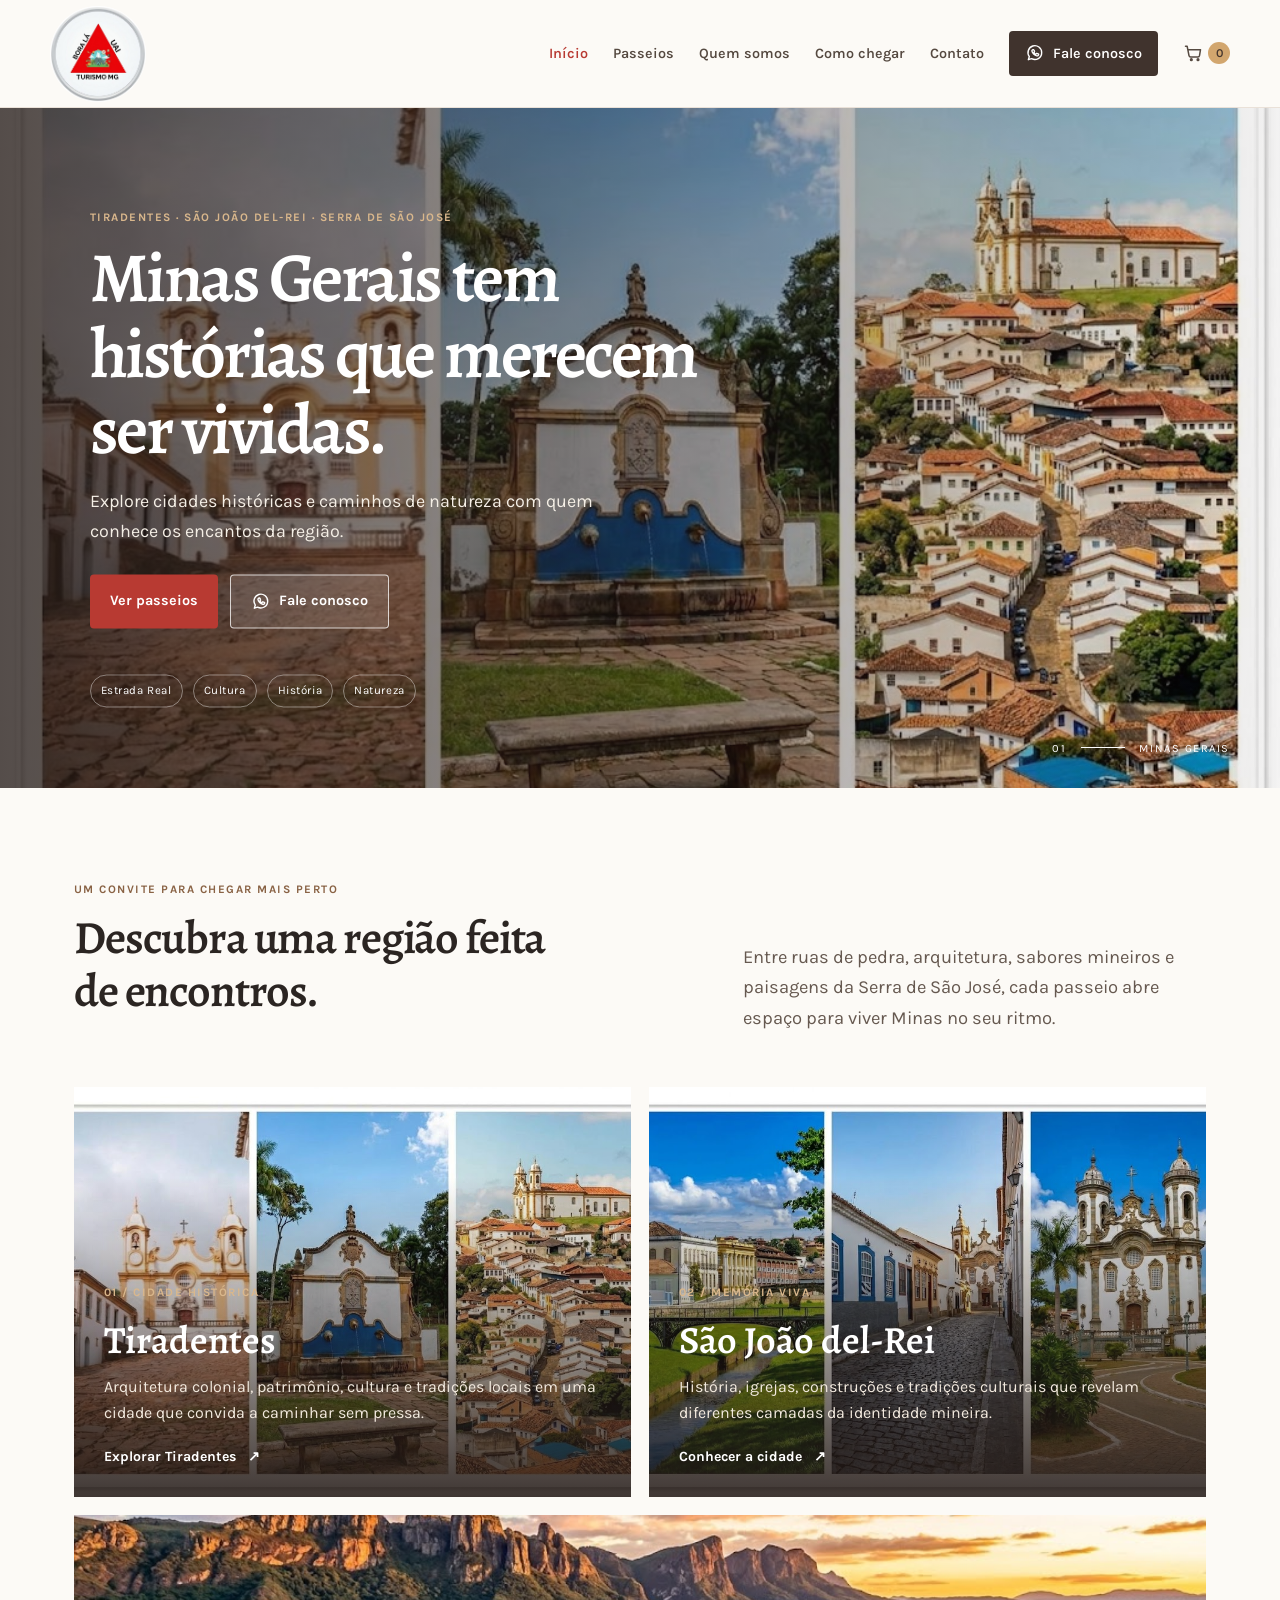
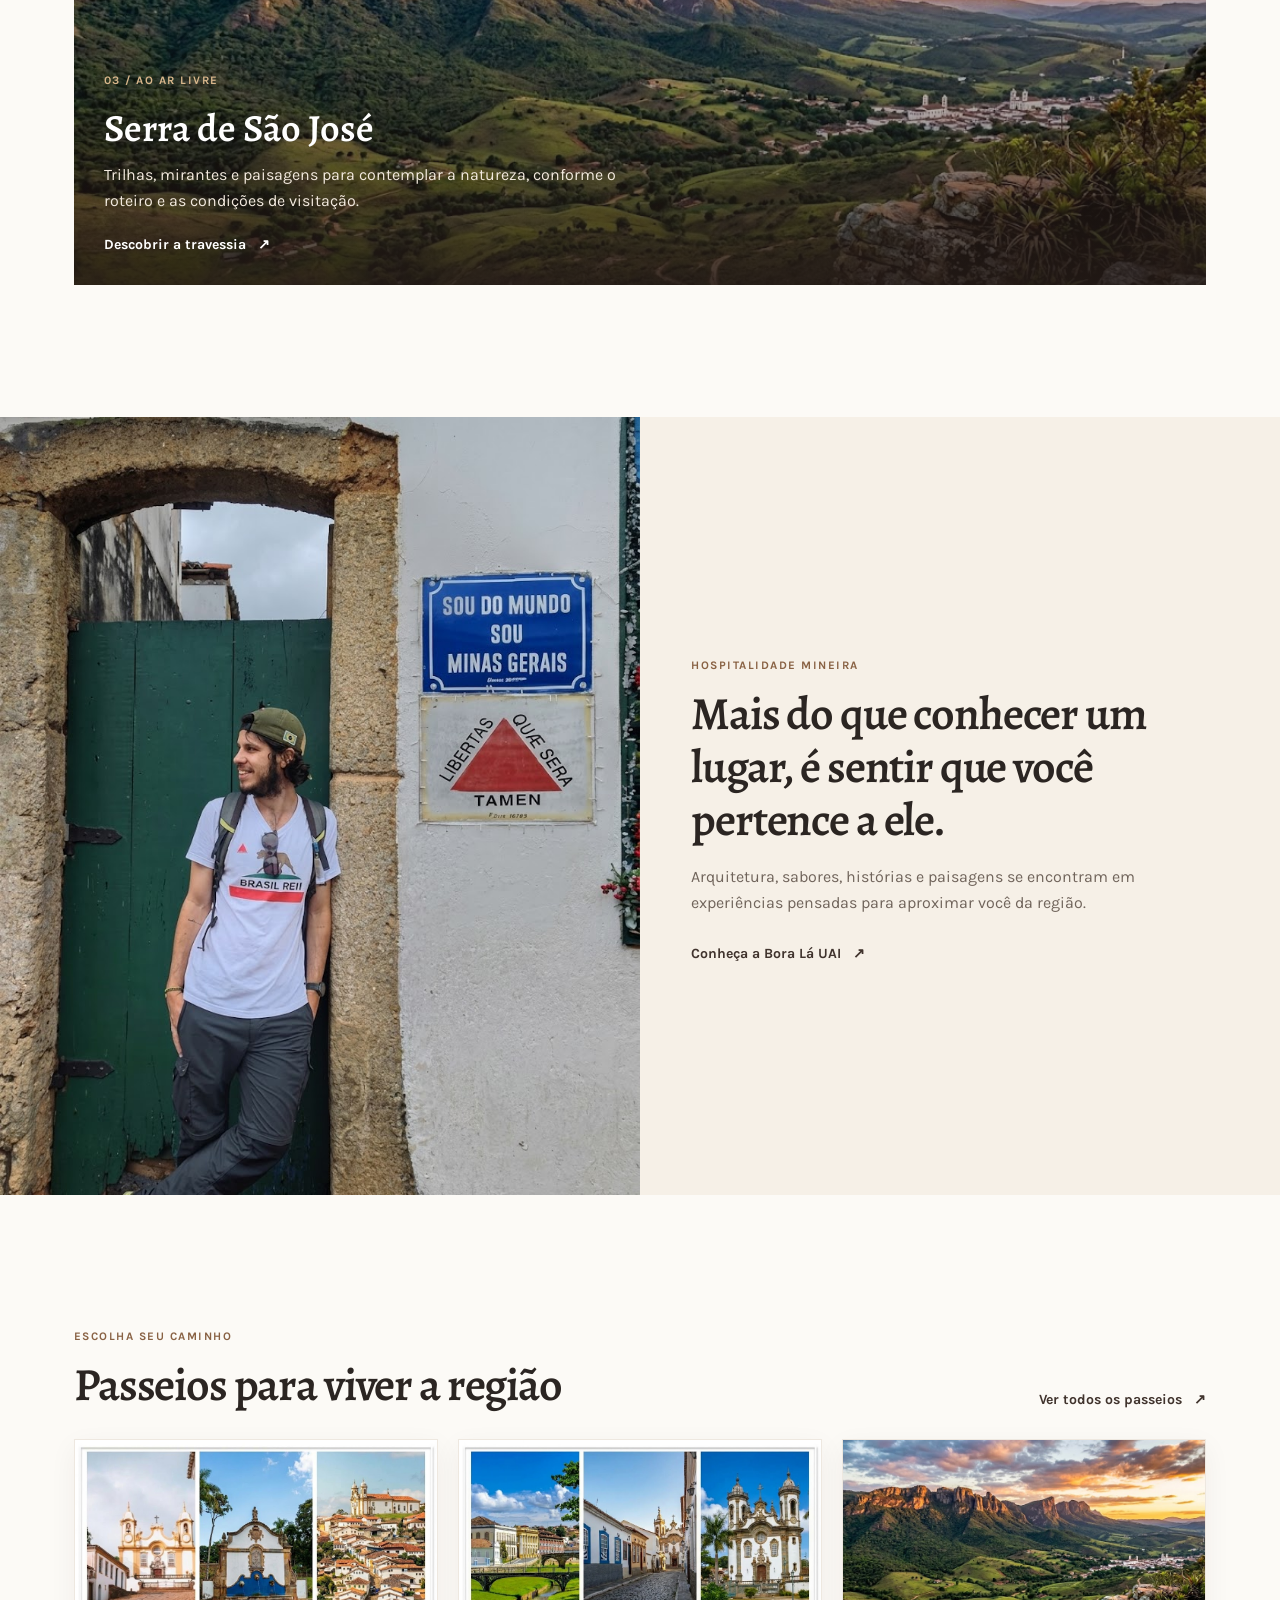
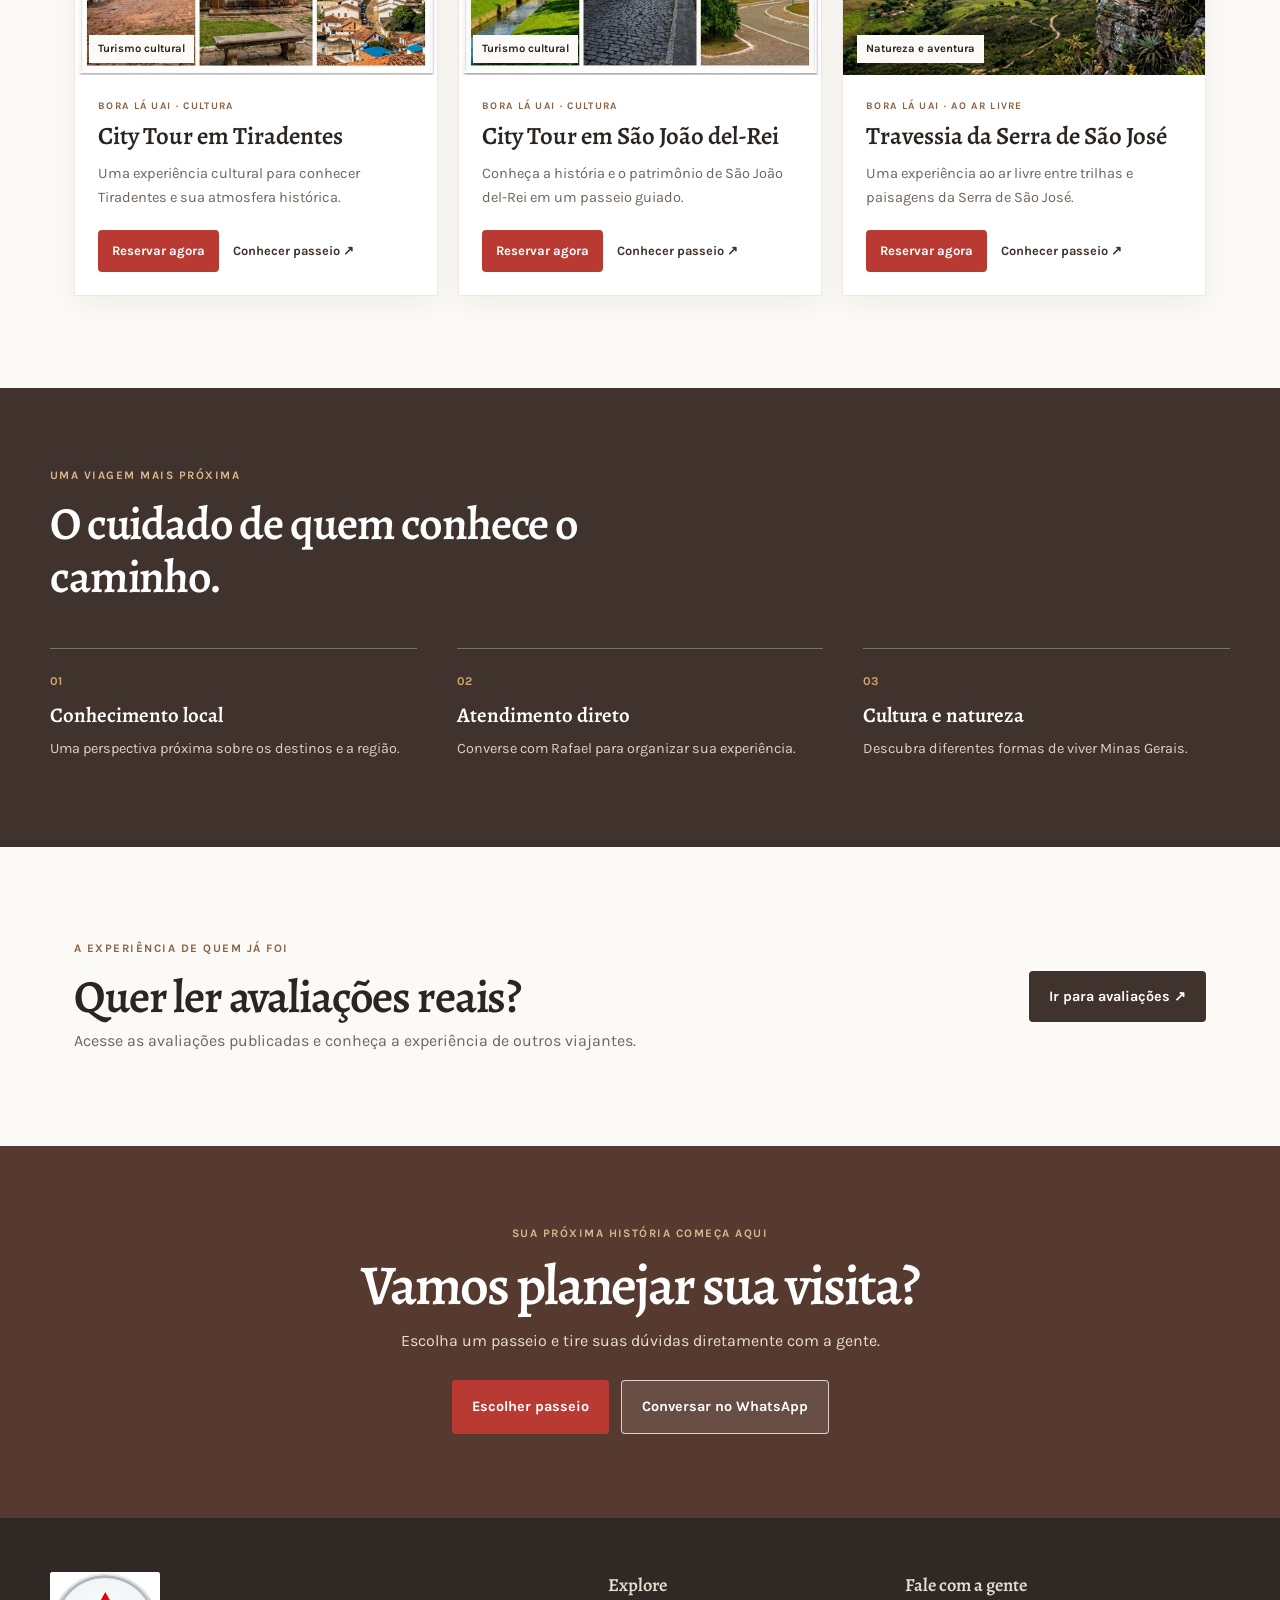
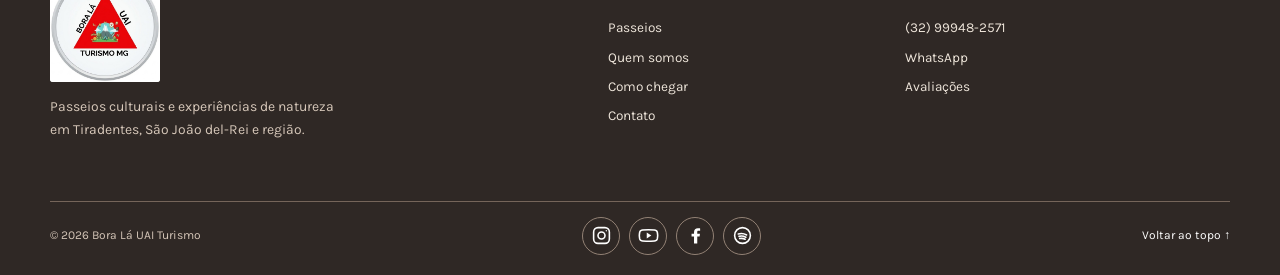
<file: index.html>
<!doctype html><html lang="pt-BR"><head><meta charset="utf-8"><meta name="viewport" content="width=device-width,initial-scale=1"><title>Bora Lá UAI Turismo | Passeios em Tiradentes e São João del-Rei</title><meta name="description" content="Conheça Tiradentes, São João del-Rei e a Serra de São José com a Bora Lá UAI Turismo. Passeios culturais e experiências na natureza."><meta property="og:title" content="Bora Lá UAI Turismo"><meta property="og:description" content="Histórias, cultura e natureza em Minas Gerais."><meta property="og:type" content="website"><link rel="icon" href="favicon.svg" type="image/svg+xml"><meta name="theme-color" content="#40332d"><link rel="stylesheet" href="css/style.css"><script src="js/main.js" defer></script></head><body data-page="home"><div data-site-header></div><main><section class="hero"><img class="hero-photo" src="imagens/tiradentes%20fotos.jpg" alt="Vista de Tiradentes e seu conjunto arquitetônico" fetchpriority="high"><div class="hero-shade"></div><div class="hero-copy"><span class="eyebrow light">Tiradentes · São João del-Rei · Serra de São José</span><h1>Minas Gerais tem histórias que merecem ser vividas.</h1><p>Explore cidades históricas e caminhos de natureza com quem conhece os encantos da região.</p><div class="actions"><a class="button button-coral" href="passeios.html">Ver passeios</a><a class="button button-glass" data-whatsapp="Olá, Bora Lá UAI! Gostaria de conhecer os passeios disponíveis." target="_blank" rel="noopener noreferrer"><svg class="whatsapp-icon" viewBox="0 0 24 24" aria-hidden="true"><path d="M20 11.6a8.2 8.2 0 0 1-12.1 7.2L4 20l1.2-3.7A8.2 8.2 0 1 1 20 11.6Z"/><path d="M9 8.3c.2-.4.5-.4.8-.4h.4c.2 0 .4.1.5.4l.7 1.6c.1.2.1.4 0 .5l-.5.7c-.2.2-.2.4 0 .6.4.7 1 1.3 1.7 1.7.2.1.4.1.6-.1l.7-.8c.2-.2.4-.2.6-.1l1.5.7c.3.1.4.3.4.5 0 .5-.2 1-.6 1.3-.4.4-1 .6-1.7.5-1.2-.2-2.5-.9-3.7-2.1-1.2-1.2-1.9-2.5-2.1-3.7-.1-.5.2-1.1.7-1.3Z"/></svg>Fale conosco</a></div><div class="hero-tags"><span>Estrada Real</span><span>Cultura</span><span>História</span><span>Natureza</span></div></div><div class="hero-index">01 <i></i> MINAS GERAIS</div></section>
<section class="section intro-grid"><div><span class="eyebrow">Um convite para chegar mais perto</span><h2>Descubra uma região feita de encontros.</h2></div><p class="lead">Entre ruas de pedra, arquitetura, sabores mineiros e paisagens da Serra de São José, cada passeio abre espaço para viver Minas no seu ritmo.</p></section>
<section class="section destination-grid"><article class="destination-card"><img src="imagens/tiradentes%20fotos.jpg" alt="Arquitetura e paisagem de Tiradentes" loading="lazy"><div><span class="eyebrow light">01 / Cidade histórica</span><h3>Tiradentes</h3><p>Arquitetura colonial, patrimônio, cultura e tradições locais em uma cidade que convida a caminhar sem pressa.</p><a class="text-link light-link" href="passeios.html#tiradentes">Explorar Tiradentes <span>↗</span></a></div></article><article class="destination-card"><img src="imagens/sjdr%20fotos.jpg" alt="Paisagem urbana de São João del-Rei" loading="lazy"><div><span class="eyebrow light">02 / Memória viva</span><h3>São João del-Rei</h3><p>História, igrejas, construções e tradições culturais que revelam diferentes camadas da identidade mineira.</p><a class="text-link light-link" href="passeios.html#sao-joao">Conhecer a cidade <span>↗</span></a></div></article><article class="destination-card destination-wide"><img src="imagens/serrasaojose.jpg" alt="Serra de São José e sua paisagem natural" loading="lazy"><div><span class="eyebrow light">03 / Ao ar livre</span><h3>Serra de São José</h3><p>Trilhas, mirantes e paisagens para contemplar a natureza, conforme o roteiro e as condições de visitação.</p><a class="text-link light-link" href="passeios.html#serra">Descobrir a travessia <span>↗</span></a></div></article></section>
<section class="culture-band"><div class="culture-image"><img src="imagens/rafaperfil.peg" alt="Rafael Rosa, responsável pela Bora Lá UAI Turismo" loading="lazy"></div><div class="culture-copy"><span class="eyebrow">Hospitalidade mineira</span><h2>Mais do que conhecer um lugar, é sentir que você pertence a ele.</h2><p>Arquitetura, sabores, histórias e paisagens se encontram em experiências pensadas para aproximar você da região.</p><a class="text-link" href="sobre.html">Conheça a Bora Lá UAI <span>↗</span></a></div></section>
<section class="section"><div class="section-heading"><div><span class="eyebrow">Escolha seu caminho</span><h2>Passeios para viver a região</h2></div><a class="text-link" href="passeios.html">Ver todos os passeios <span>↗</span></a></div><div class="tour-grid" data-featured-tours></div></section>
<section class="why-band"><div><span class="eyebrow light">Uma viagem mais próxima</span><h2>O cuidado de quem conhece o caminho.</h2></div><div class="why-items"><article><b>01</b><h3>Conhecimento local</h3><p>Uma perspectiva próxima sobre os destinos e a região.</p></article><article><b>02</b><h3>Atendimento direto</h3><p>Converse com Rafael para organizar sua experiência.</p></article><article><b>03</b><h3>Cultura e natureza</h3><p>Descubra diferentes formas de viver Minas Gerais.</p></article></div></section>
<section class="review-callout section"><div><span class="eyebrow">A experiência de quem já foi</span><h2>Quer ler avaliações reais?</h2><p>Acesse as avaliações publicadas e conheça a experiência de outros viajantes.</p></div><a class="button button-dark" href="avaliacoes.html">Ir para avaliações ↗</a></section>
<section class="final-cta"><span class="eyebrow light">Sua próxima história começa aqui</span><h2>Vamos planejar sua visita?</h2><p>Escolha um passeio e tire suas dúvidas diretamente com a gente.</p><div class="actions"><a class="button button-coral" href="passeios.html">Escolher passeio</a><a class="button button-glass" data-whatsapp="Olá, Bora Lá UAI! Quero planejar uma visita à região." target="_blank" rel="noopener noreferrer">Conversar no WhatsApp</a></div></section></main><div data-site-footer></div></body></html>
</file>
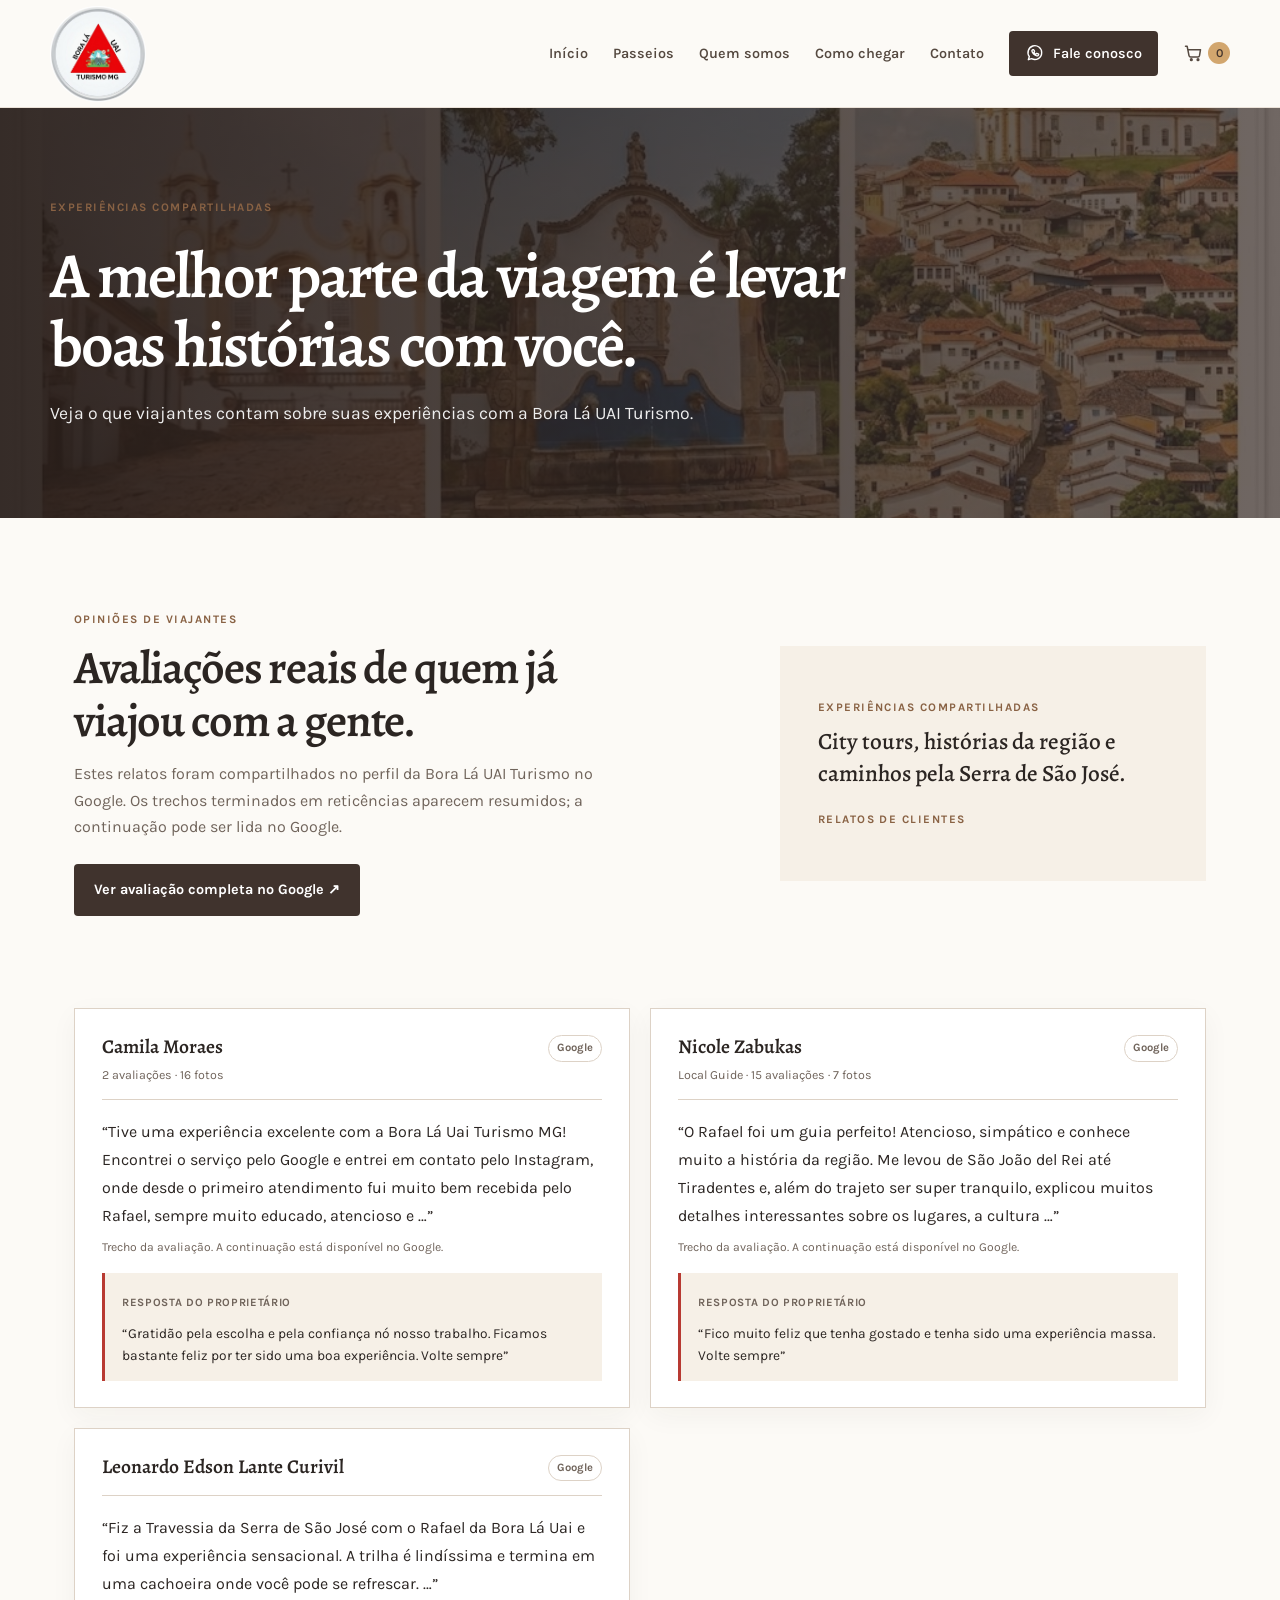
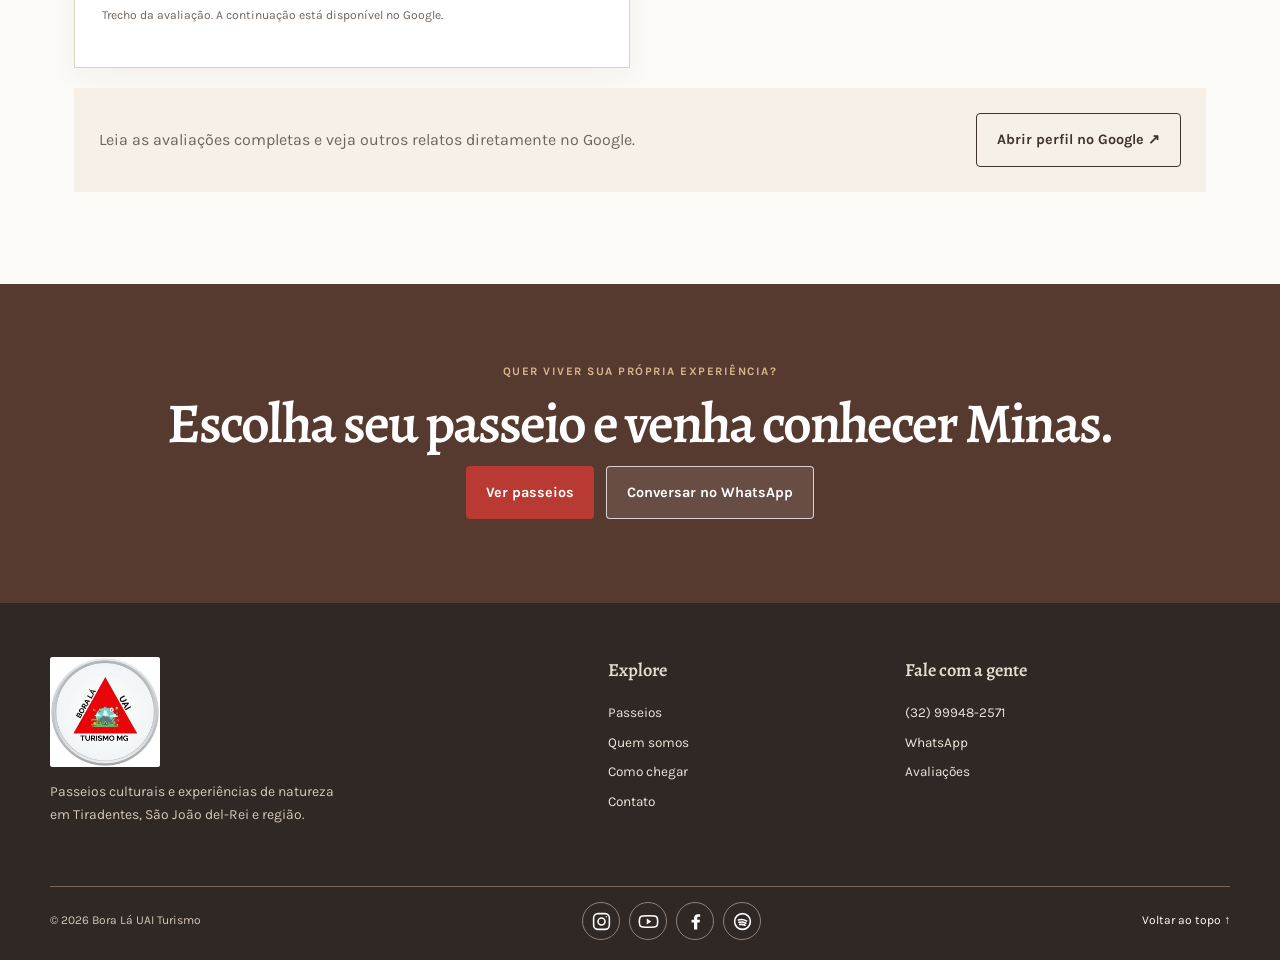
<file: avaliacoes.html>
<!doctype html><html lang="pt-BR"><head><meta charset="utf-8"><meta name="viewport" content="width=device-width,initial-scale=1"><title>Avaliações | Bora Lá UAI Turismo</title><meta name="description" content="Confira as avaliações da Bora Lá UAI Turismo no Google e conheça os relatos reais de quem já viveu os passeios na região."><meta property="og:title" content="Avaliações | Bora Lá UAI Turismo"><meta property="og:description" content="Leia avaliações reais sobre as experiências da Bora Lá UAI Turismo."><meta property="og:type" content="website"><link rel="icon" href="favicon.svg" type="image/svg+xml"><meta name="theme-color" content="#40332d"><link rel="stylesheet" href="css/style.css"><script src="js/main.js" defer></script></head><body data-page="avaliacoes"><div data-site-header></div><main><section class="page-hero compact"><img class="page-watermark" src="imagens/tiradentes fotos.jpg" alt="" aria-hidden="true" loading="eager"><span class="eyebrow">Experiências compartilhadas</span><h1>A melhor parte da viagem é levar boas histórias com você.</h1><p>Veja o que viajantes contam sobre suas experiências com a Bora Lá UAI Turismo.</p></section><section class="section evaluations-content"><div class="evaluation-copy"><span class="eyebrow">Opiniões de viajantes</span><h2>Avaliações reais de quem já viajou com a gente.</h2><p>Estes relatos foram compartilhados no perfil da Bora Lá UAI Turismo no Google. Os trechos terminados em reticências aparecem resumidos; a continuação pode ser lida no Google.</p><a class="button button-dark" data-google target="_blank" rel="noopener noreferrer">Ver avaliação completa no Google ↗</a></div><div class="evaluation-note"><span class="eyebrow">Experiências compartilhadas</span><p>City tours, histórias da região e caminhos pela Serra de São José.</p><span class="eyebrow">Relatos de clientes</span></div></section><section class="section reviews-section" aria-label="Avaliações de clientes"><article class="review-card"><header class="review-author"><div><h3>Camila Moraes</h3><p>2 avaliações · 16 fotos</p></div><span class="review-source">Google</span></header><blockquote>“Tive uma experiência excelente com a Bora Lá Uai Turismo MG! Encontrei o serviço pelo Google e entrei em contato pelo Instagram, onde desde o primeiro atendimento fui muito bem recebida pelo Rafael, sempre muito educado, atencioso e …”</blockquote><p class="review-continuation">Trecho da avaliação. A continuação está disponível no Google.</p><div class="owner-reply"><span>Resposta do proprietário</span><p>“Gratidão pela escolha e pela confiança nó nosso trabalho. Ficamos bastante feliz por ter sido uma boa experiência. Volte sempre”</p></div></article><article class="review-card"><header class="review-author"><div><h3>Nicole Zabukas</h3><p>Local Guide · 15 avaliações · 7 fotos</p></div><span class="review-source">Google</span></header><blockquote>“O Rafael foi um guia perfeito! Atencioso, simpático e conhece muito a história da região. Me levou de São João del Rei até Tiradentes e, além do trajeto ser super tranquilo, explicou muitos detalhes interessantes sobre os lugares, a cultura …”</blockquote><p class="review-continuation">Trecho da avaliação. A continuação está disponível no Google.</p><div class="owner-reply"><span>Resposta do proprietário</span><p>“Fico muito feliz que tenha gostado e tenha sido uma experiência massa. Volte sempre”</p></div></article><article class="review-card"><header class="review-author"><div><h3>Leonardo Edson Lante Curivil</h3></div><span class="review-source">Google</span></header><blockquote>“Fiz a Travessia da Serra de São José com o Rafael da Bora Lá Uai e foi uma experiência sensacional. A trilha é lindíssima e termina em uma cachoeira onde você pode se refrescar. …”</blockquote><p class="review-continuation">Trecho da avaliação. A continuação está disponível no Google.</p></article><div class="reviews-more"><p>Leia as avaliações completas e veja outros relatos diretamente no Google.</p><a class="button button-outline" data-google target="_blank" rel="noopener noreferrer">Abrir perfil no Google ↗</a></div></section><section class="final-cta"><span class="eyebrow light">Quer viver sua própria experiência?</span><h2>Escolha seu passeio e venha conhecer Minas.</h2><div class="actions"><a class="button button-coral" href="passeios.html">Ver passeios</a><a class="button button-glass" data-whatsapp="Olá, Bora Lá UAI! Gostaria de saber sobre os passeios." target="_blank" rel="noopener noreferrer">Conversar no WhatsApp</a></div></section></main><div data-site-footer></div></body></html>
</file>
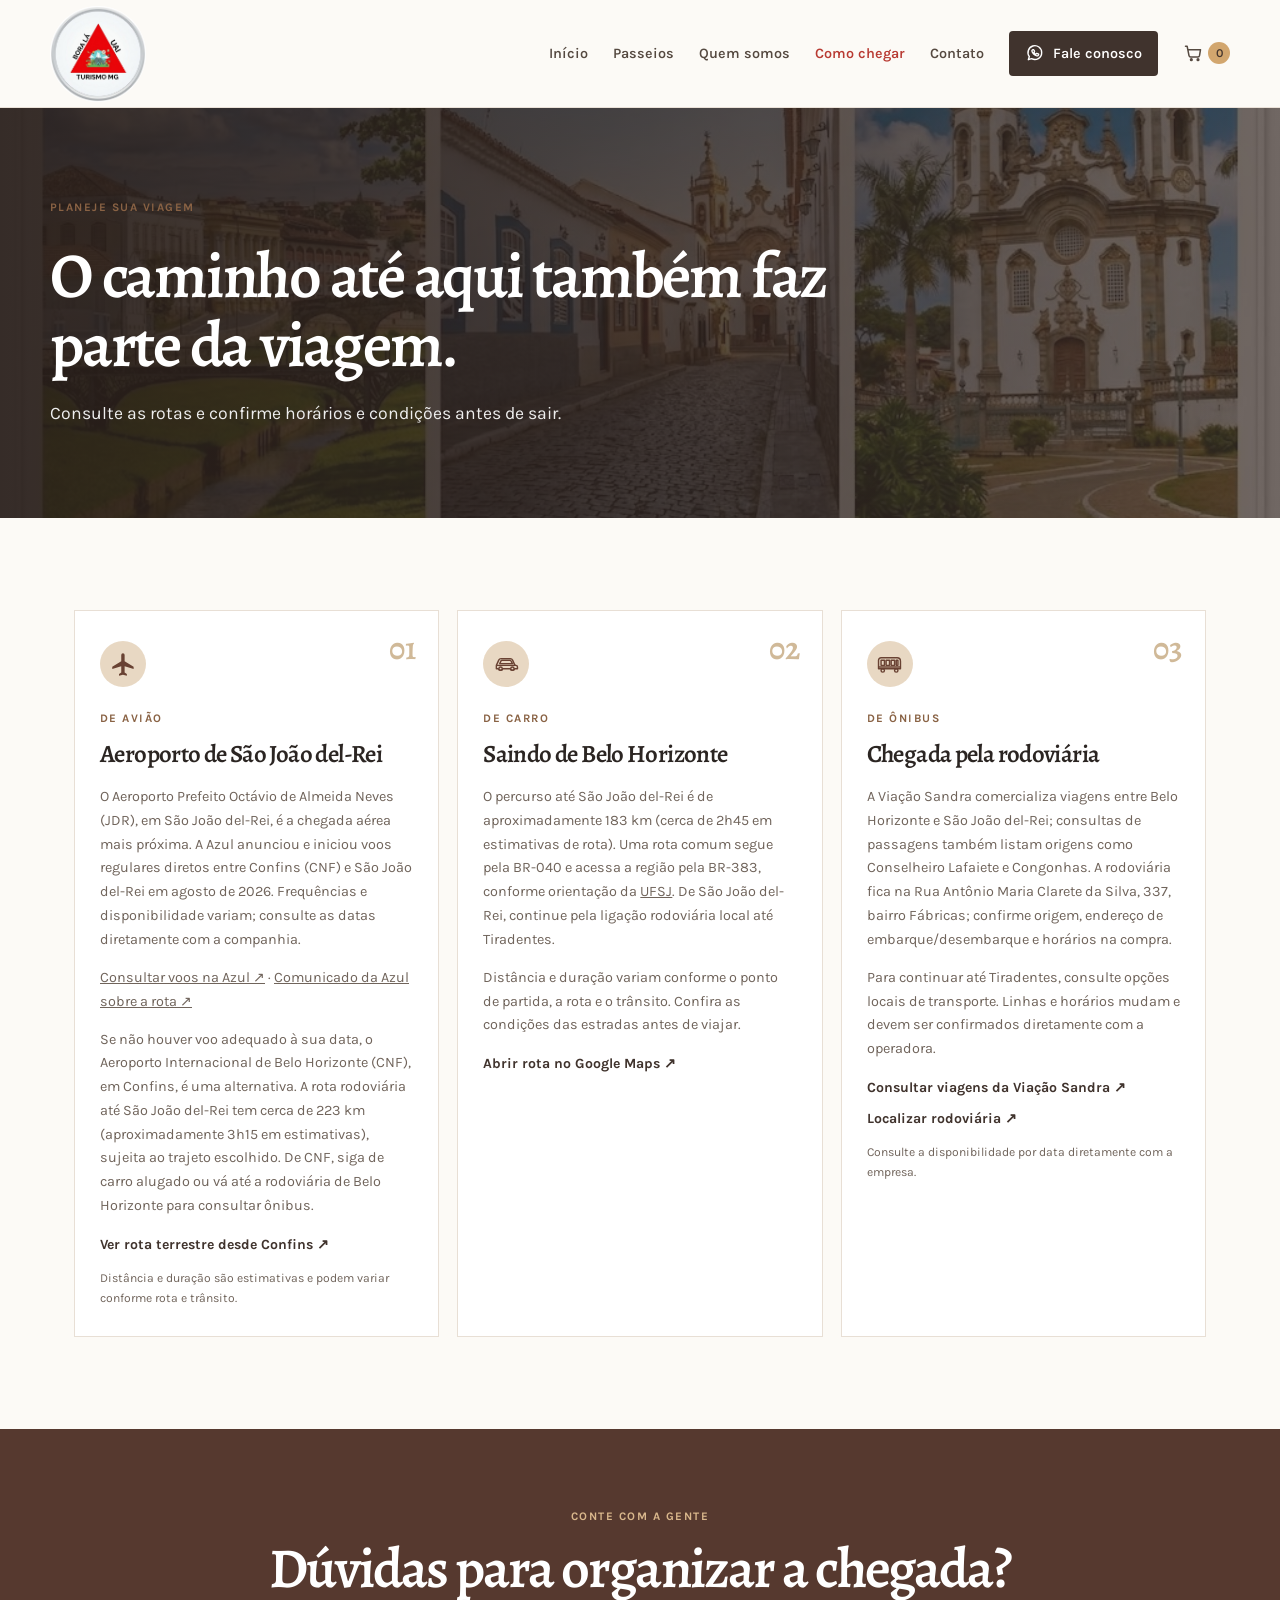
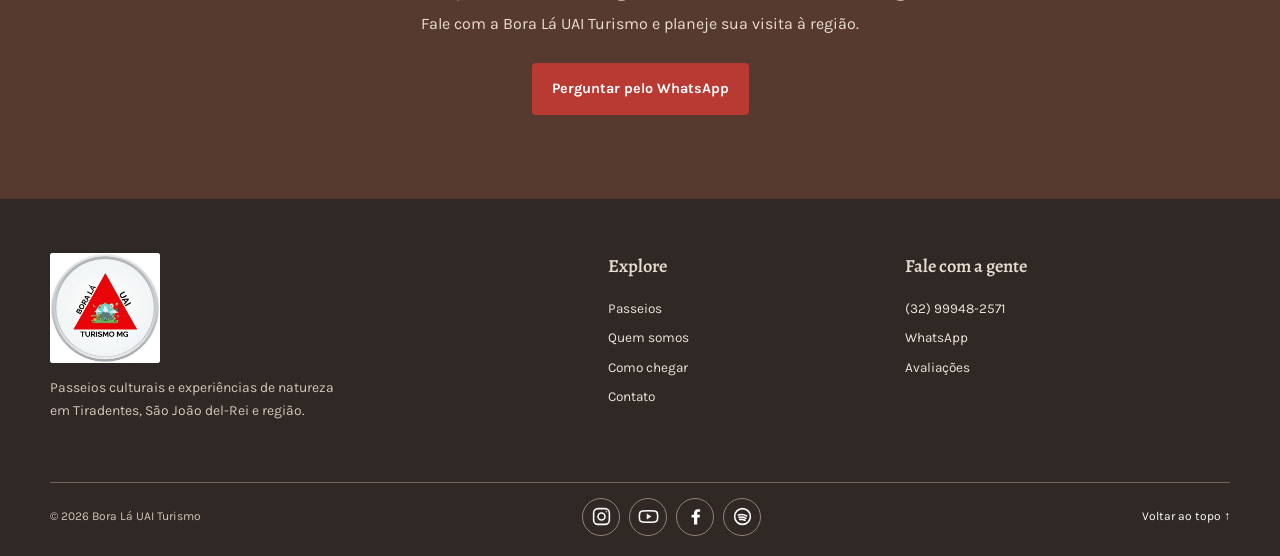
<file: como-chegar.html>
<!doctype html><html lang="pt-BR"><head><meta charset="utf-8"><meta name="viewport" content="width=device-width,initial-scale=1"><title>Como chegar a Tiradentes e São João del-Rei | Bora Lá UAI</title><meta name="description" content="Planeje sua chegada a São João del-Rei e Tiradentes de avião, carro ou ônibus. Confira rotas e consulte os dados atualizados com as operadoras."><meta property="og:title" content="Como chegar | Bora Lá UAI Turismo"><meta property="og:description" content="Informações para planejar sua viagem à região."><meta property="og:type" content="website"><link rel="icon" href="favicon.svg" type="image/svg+xml"><meta name="theme-color" content="#40332d"><link rel="stylesheet" href="css/style.css"><script src="js/main.js" defer></script></head><body data-page="chegar"><div data-site-header></div><main><section class="page-hero compact"><img class="page-watermark" src="imagens/sjdr fotos.jpg" alt="" aria-hidden="true" loading="eager"><span class="eyebrow">Planeje sua viagem</span><h1>O caminho até aqui também faz parte da viagem.</h1><p>Consulte as rotas e confirme horários e condições antes de sair.</p></section><section class="section travel-grid"><article class="travel-card"><span class="travel-icon" aria-hidden="true"><svg class="plane-icon" viewBox="0 0 24 24"><path d="M21 16v-2l-8-5V3.5a1.5 1.5 0 0 0-3 0V9l-8 5v2l8-2.5V19l-2 1.5V22l3.5-1 3.5 1v-1.5L13 19v-5.5L21 16Z"/></svg></span><span class="travel-number">01</span><span class="eyebrow">De avião</span><h2>Aeroporto de São João del-Rei</h2><p>O Aeroporto Prefeito Octávio de Almeida Neves (JDR), em São João del-Rei, é a chegada aérea mais próxima. A Azul anunciou e iniciou voos regulares diretos entre Confins (CNF) e São João del-Rei em agosto de 2026. Frequências e disponibilidade variam; consulte as datas diretamente com a companhia.</p><p><a href="https://www.voeazul.com.br/br/pt/home" target="_blank" rel="noopener noreferrer">Consultar voos na Azul ↗</a> · <a href="https://www.voeazul.com.br/content/dam/azul/voe-azul/imprensa/Azul%C2%A0lan%C3%A7a%20rota%20in%C3%A9dita%20entre%20o%20Aeroporto%20de%20Confins%20%28MG%29%20e%20S%C3%A3o%20Jo%C3%A3o%C2%A0del-Rei%20%28MG%29%20e%20amplia%20conectividade%20regional%20em%20Minas%20Gerais.pdf" target="_blank" rel="noopener noreferrer">Comunicado da Azul sobre a rota ↗</a></p><p>Se não houver voo adequado à sua data, o Aeroporto Internacional de Belo Horizonte (CNF), em Confins, é uma alternativa. A rota rodoviária até São João del-Rei tem cerca de 223 km (aproximadamente 3h15 em estimativas), sujeita ao trajeto escolhido. De CNF, siga de carro alugado ou vá até a rodoviária de Belo Horizonte para consultar ônibus.</p><a class="text-link" href="https://www.google.com/maps/dir/Aeroporto+Internacional+de+Belo+Horizonte+-+Confins,+Confins+-+MG/S%C3%A3o+Jo%C3%A3o+del-Rei,+MG/" target="_blank" rel="noopener noreferrer">Ver rota terrestre desde Confins ↗</a><small>Distância e duração são estimativas e podem variar conforme rota e trânsito.</small></article><article class="travel-card"><span class="travel-icon" aria-hidden="true"><svg viewBox="0 0 32 32"><path d="M4 21v-4l2.8-6.2A3 3 0 0 1 9.5 9h11a3 3 0 0 1 2.7 1.8L26 17h1a2 2 0 0 1 2 2v2h-3.2a3 3 0 0 1-5.6 0h-8.4a3 3 0 0 1-5.6 0H4Z"/><path d="m8 15 1.6-3.5a1 1 0 0 1 .9-.5h9.8a1 1 0 0 1 .9.6L23 15H8Zm-3 2h22"/><circle cx="9" cy="21" r="2"/><circle cx="23" cy="21" r="2"/></svg></span><span class="travel-number">02</span><span class="eyebrow">De carro</span><h2>Saindo de Belo Horizonte</h2><p>O percurso até São João del-Rei é de aproximadamente 183 km (cerca de 2h45 em estimativas de rota). Uma rota comum segue pela BR-040 e acessa a região pela BR-383, conforme orientação da <a href="https://www.ufsj.edu.br/visinpe/como_chegar_a_sao_joao_del_-rei.php" target="_blank" rel="noopener noreferrer">UFSJ</a>. De São João del-Rei, continue pela ligação rodoviária local até Tiradentes.</p><p>Distância e duração variam conforme o ponto de partida, a rota e o trânsito. Confira as condições das estradas antes de viajar.</p><a class="text-link" href="https://www.google.com/maps/dir/Belo+Horizonte,+MG/S%C3%A3o+Jo%C3%A3o+del-Rei,+MG/" target="_blank" rel="noopener noreferrer">Abrir rota no Google Maps ↗</a></article><article class="travel-card"><span class="travel-icon" aria-hidden="true"><svg viewBox="0 0 32 32"><path d="M3 21V11a3 3 0 0 1 3-3h19a4 4 0 0 1 4 4v9H3Z"/><path d="M6 11h4v6H6zm6 0h4v6h-4zm6 0h4v6h-4zm6 0h2v6h-2zM4 19h24"/><circle cx="8" cy="23" r="2"/><circle cx="24" cy="23" r="2"/></svg></span><span class="travel-number">03</span><span class="eyebrow">De ônibus</span><h2>Chegada pela rodoviária</h2><p>A Viação Sandra comercializa viagens entre Belo Horizonte e São João del-Rei; consultas de passagens também listam origens como Conselheiro Lafaiete e Congonhas. A rodoviária fica na Rua Antônio Maria Clarete da Silva, 337, bairro Fábricas; confirme origem, endereço de embarque/desembarque e horários na compra.</p><p>Para continuar até Tiradentes, consulte opções locais de transporte. Linhas e horários mudam e devem ser confirmados diretamente com a operadora.</p><a class="text-link" href="https://www.clickbus.com.br/viacao/sandra" target="_blank" rel="noopener noreferrer">Consultar viagens da Viação Sandra ↗</a><a class="text-link secondary-link" href="https://www.google.com/maps/search/Terminal+Rodovi%C3%A1rio+de+S%C3%A3o+Jo%C3%A3o+del-Rei/" target="_blank" rel="noopener noreferrer">Localizar rodoviária ↗</a><small>Consulte a disponibilidade por data diretamente com a empresa.</small></article></section><section class="final-cta"><span class="eyebrow light">Conte com a gente</span><h2>Dúvidas para organizar a chegada?</h2><p>Fale com a Bora Lá UAI Turismo e planeje sua visita à região.</p><a class="button button-coral" data-whatsapp="Olá, Bora Lá UAI! Tenho dúvidas sobre como chegar à região." target="_blank" rel="noopener noreferrer">Perguntar pelo WhatsApp</a></section></main><div data-site-footer></div></body></html>
</file>
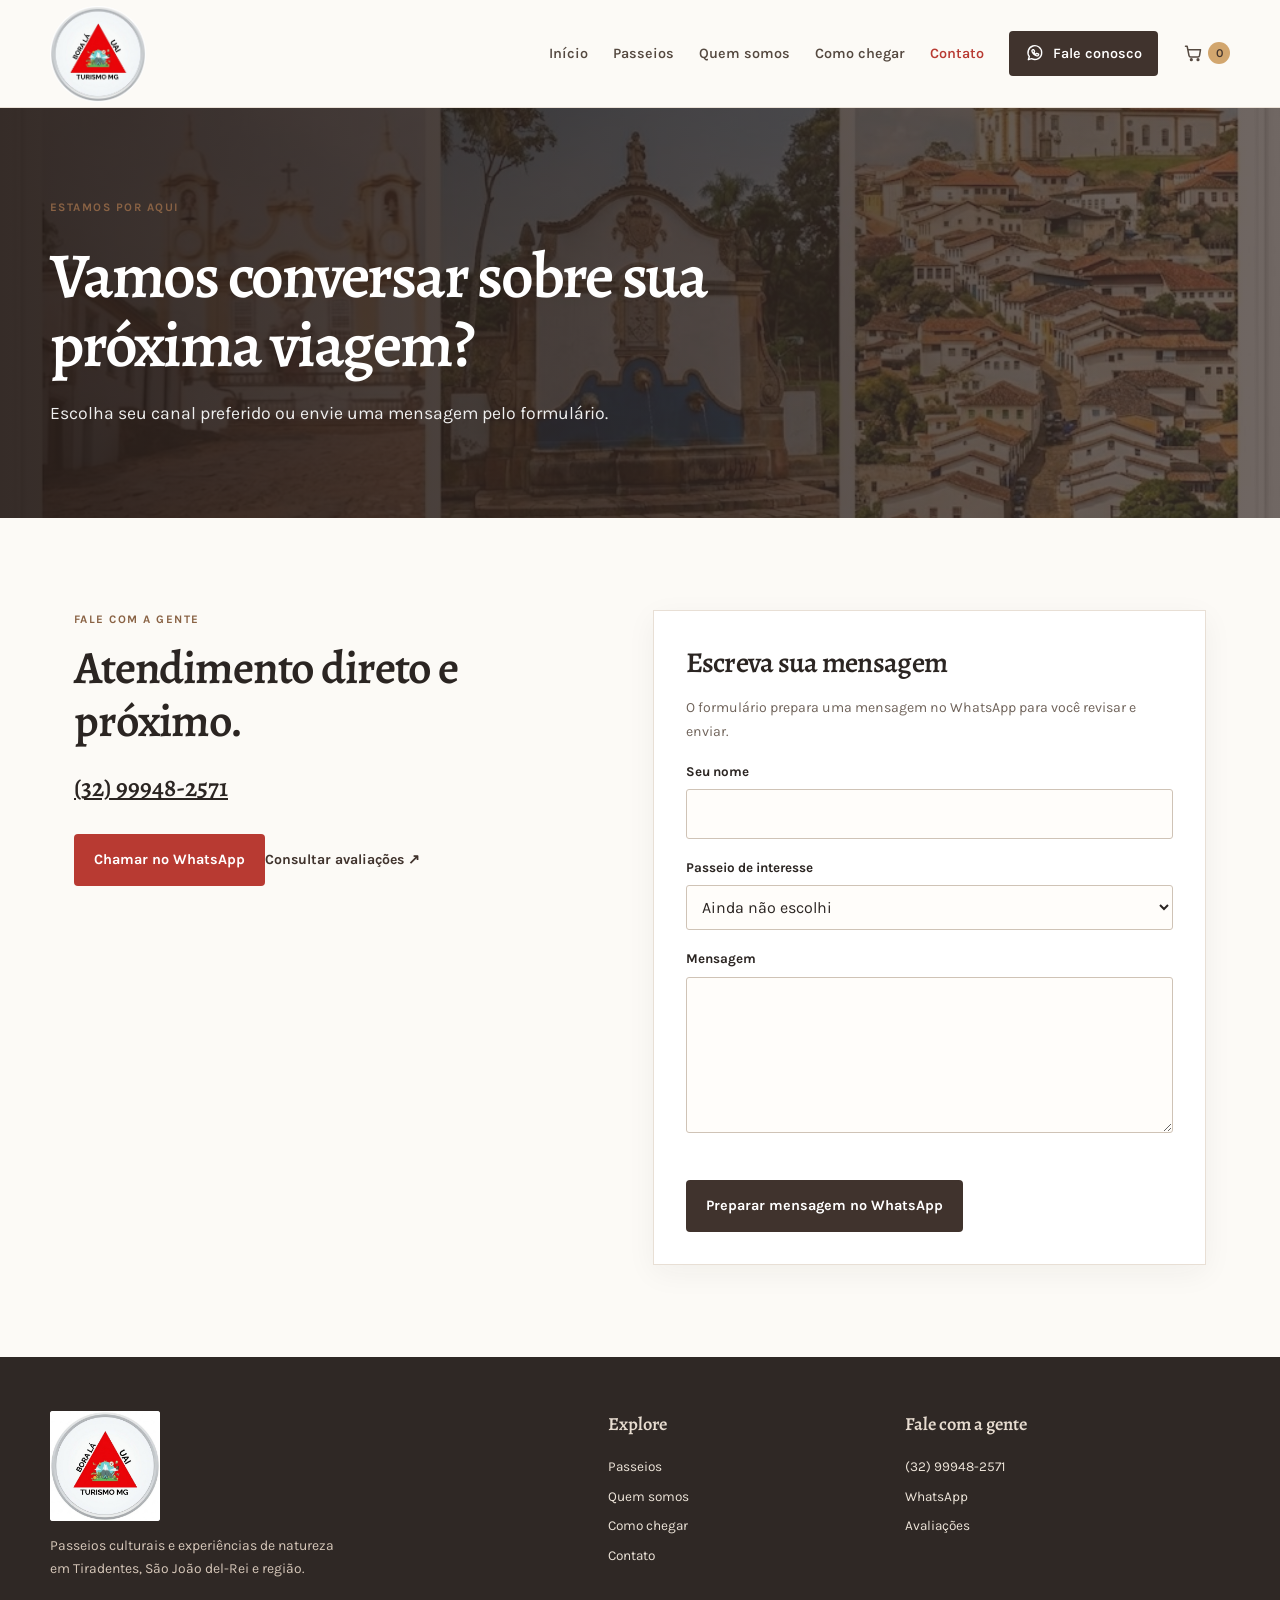
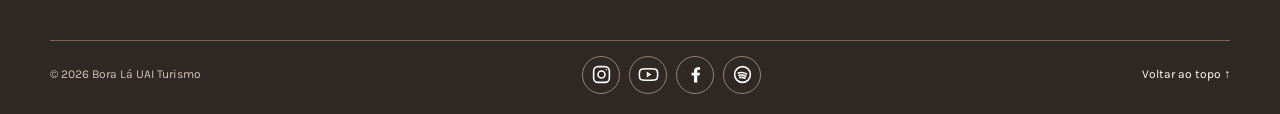
<file: contato.html>
<!doctype html><html lang="pt-BR"><head><meta charset="utf-8"><meta name="viewport" content="width=device-width,initial-scale=1"><title>Contato | Bora Lá UAI Turismo</title><meta name="description" content="Entre em contato com a Bora Lá UAI Turismo por WhatsApp, telefone ou redes sociais. Tire dúvidas sobre passeios em Minas Gerais."><meta property="og:title" content="Contato | Bora Lá UAI Turismo"><meta property="og:description" content="Fale com a equipe da Bora Lá UAI Turismo."><meta property="og:type" content="website"><link rel="icon" href="favicon.svg" type="image/svg+xml"><meta name="theme-color" content="#40332d"><link rel="stylesheet" href="css/style.css"><script src="js/main.js" defer></script><script src="js/contato.js" defer></script></head><body data-page="contato"><div data-site-header></div><main><section class="page-hero compact"><img class="page-watermark" src="imagens/tiradentes fotos.jpg" alt="" aria-hidden="true" loading="eager"><span class="eyebrow">Estamos por aqui</span><h1>Vamos conversar sobre sua próxima viagem?</h1><p>Escolha seu canal preferido ou envie uma mensagem pelo formulário.</p></section><section class="section contact-layout"><div class="contact-details"><span class="eyebrow">Fale com a gente</span><h2>Atendimento direto e próximo.</h2><a class="contact-phone" href="tel:+5532999482571">(32) 99948-2571</a><a class="button button-coral" data-whatsapp="Olá, Bora Lá UAI! Gostaria de informações sobre os passeios." target="_blank" rel="noopener noreferrer">Chamar no WhatsApp</a><a class="text-link reviews-contact-link" href="avaliacoes.html">Consultar avaliações ↗</a></div><form class="contact-form" data-contact-form><h2>Escreva sua mensagem</h2><p>O formulário prepara uma mensagem no WhatsApp para você revisar e enviar.</p><label for="nome">Seu nome</label><input id="nome" name="nome" required autocomplete="name" maxlength="80"><label for="interesse">Passeio de interesse</label><select id="interesse" name="interesse"><option value="">Ainda não escolhi</option><option>City Tour em Tiradentes</option><option>City Tour em São João del-Rei</option><option>Travessia da Serra de São José</option></select><label for="mensagem">Mensagem</label><textarea id="mensagem" name="mensagem" required rows="5" maxlength="1000"></textarea><p class="form-status" data-form-status aria-live="polite"></p><button class="button button-dark" type="submit">Preparar mensagem no WhatsApp</button></form></section></main><div data-site-footer></div></body></html>
</file>
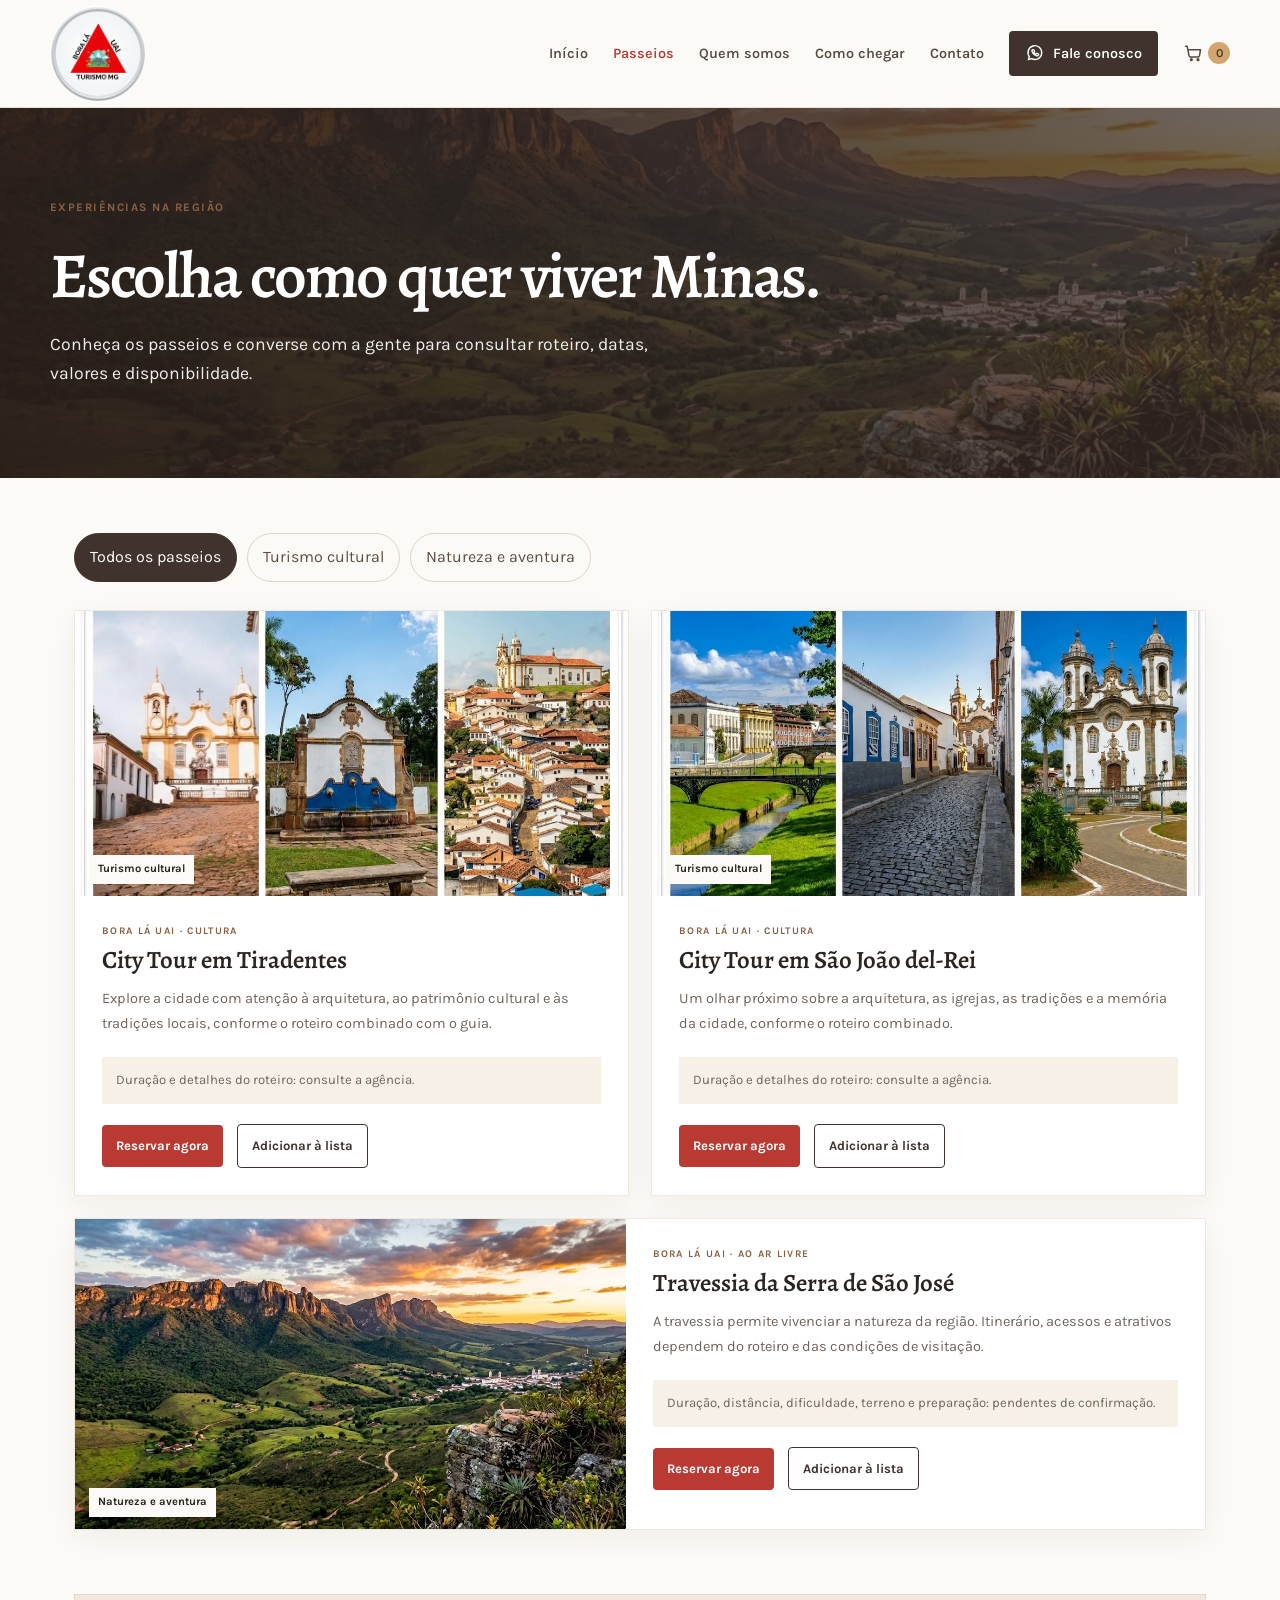
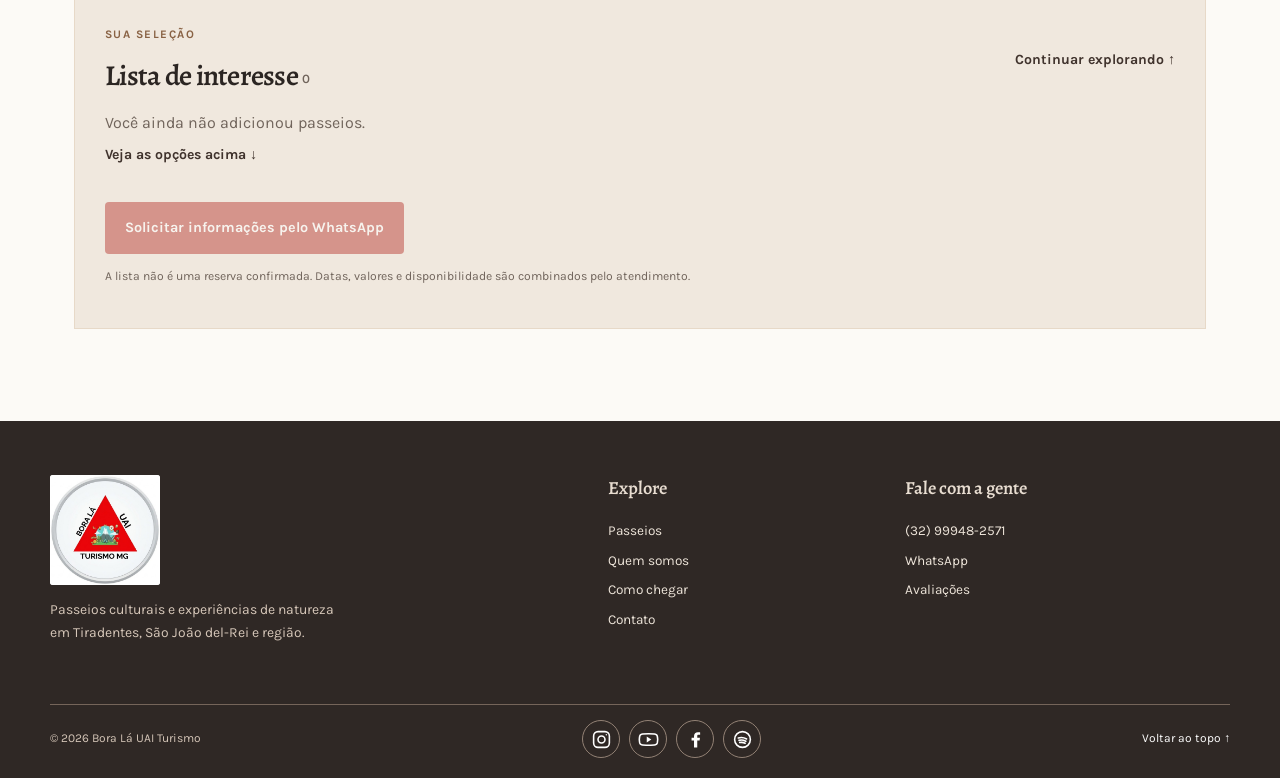
<file: passeios.html>
<!doctype html><html lang="pt-BR"><head><meta charset="utf-8"><meta name="viewport" content="width=device-width,initial-scale=1"><title>Passeios em Tiradentes e São João del-Rei | Bora Lá UAI</title><meta name="description" content="Veja city tours em Tiradentes e São João del-Rei e a travessia da Serra de São José. Consulte datas e valores pelo WhatsApp."><meta property="og:title" content="Passeios | Bora Lá UAI Turismo"><meta property="og:description" content="Experiências culturais e de natureza em Minas Gerais."><meta property="og:type" content="website"><link rel="icon" href="favicon.svg" type="image/svg+xml"><meta name="theme-color" content="#40332d"><link rel="stylesheet" href="css/style.css"><script src="js/main.js" defer></script><script src="js/passeios.js" defer></script></head><body data-page="passeios"><div data-site-header></div><main><section class="page-hero compact"><img class="page-watermark" src="imagens/serrasaojose.jpg" alt="" aria-hidden="true" loading="eager"><span class="eyebrow">Experiências na região</span><h1>Escolha como quer viver Minas.</h1><p>Conheça os passeios e converse com a gente para consultar roteiro, datas, valores e disponibilidade.</p></section><section class="section catalog"><div class="filter-row" role="group" aria-label="Filtrar passeios"><button class="filter active" data-filter="todos" aria-pressed="true">Todos os passeios</button><button class="filter" data-filter="cultural" aria-pressed="false">Turismo cultural</button><button class="filter" data-filter="natureza" aria-pressed="false">Natureza e aventura</button></div><div class="tour-list" data-tour-list></div><aside class="cart-panel" id="carrinho" aria-live="polite"><div class="cart-heading"><div><span class="eyebrow">Sua seleção</span><h2>Lista de interesse <span data-cart-count>0</span></h2></div><a class="text-link" href="#catalogo">Continuar explorando ↑</a></div><div data-cart-items></div><div class="cart-empty" data-cart-empty><p>Você ainda não adicionou passeios.</p><a class="text-link" href="#catalogo">Veja as opções acima ↓</a></div><button class="button button-coral" data-cart-whatsapp disabled>Solicitar informações pelo WhatsApp</button><p class="microcopy">A lista não é uma reserva confirmada. Datas, valores e disponibilidade são combinados pelo atendimento.</p></aside><div id="catalogo"></div></section></main><div data-site-footer></div></body></html>
</file>
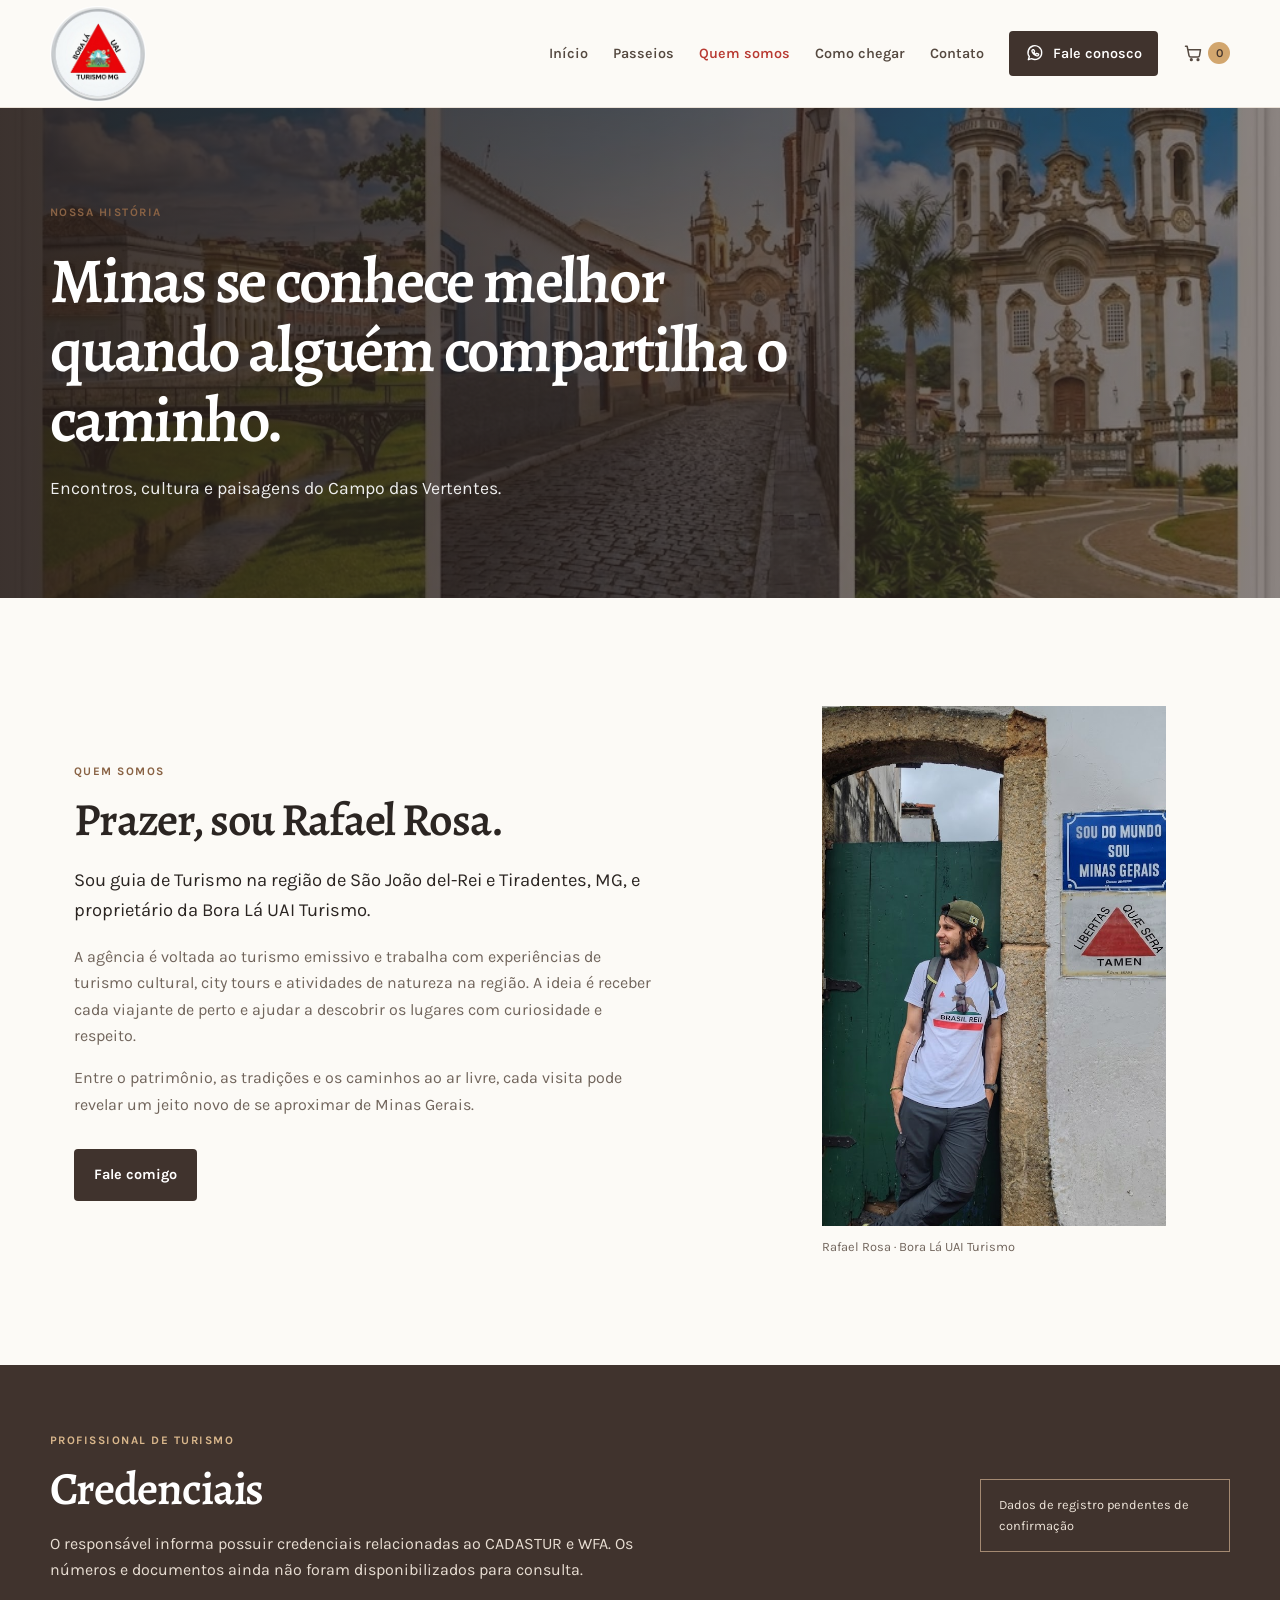
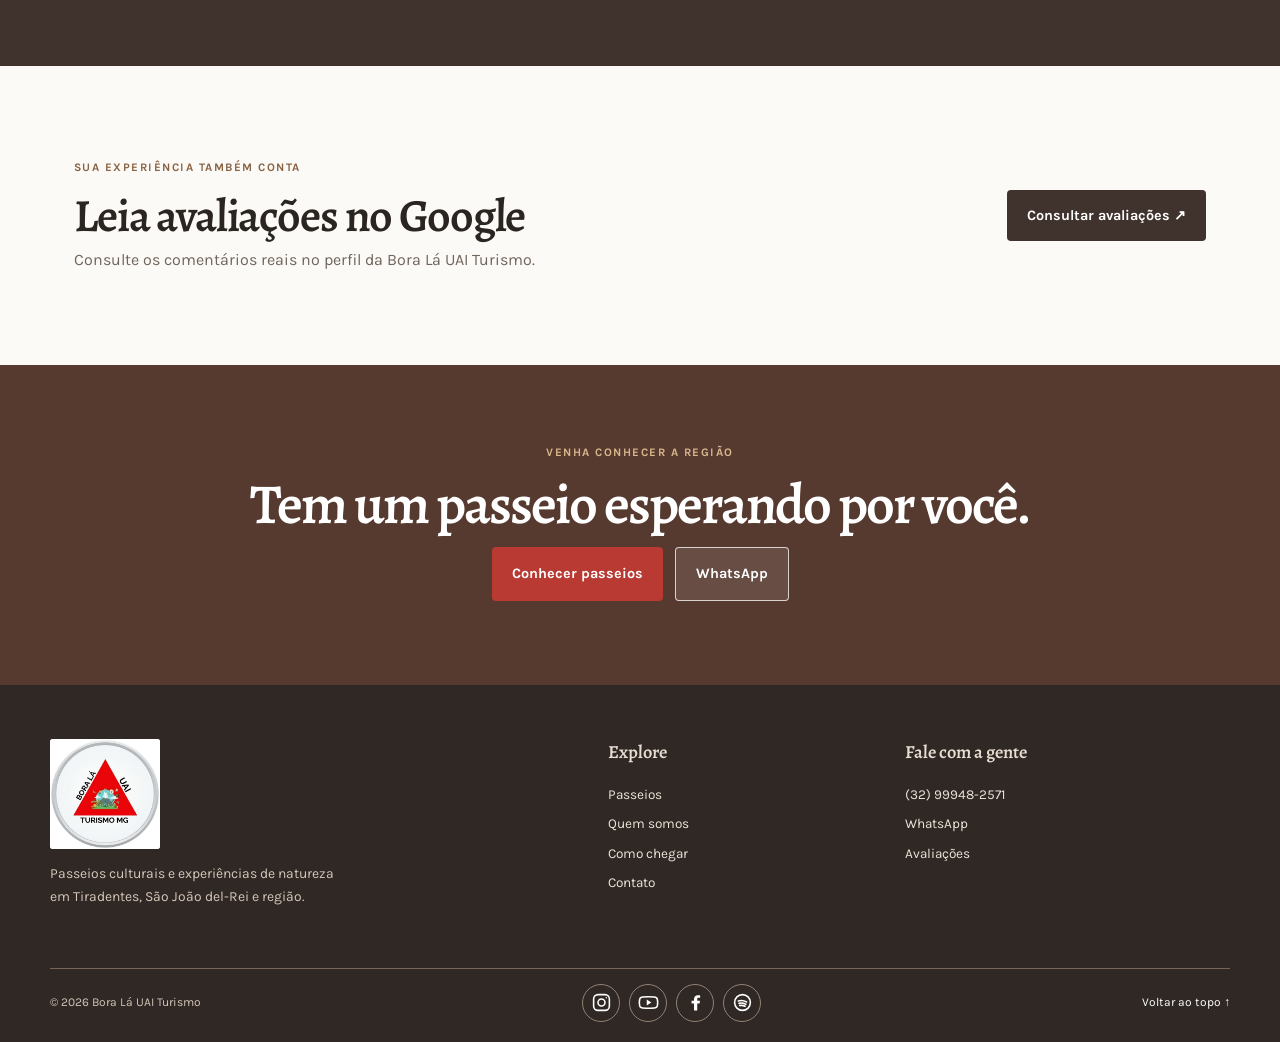
<file: sobre.html>
<!doctype html><html lang="pt-BR"><head><meta charset="utf-8"><meta name="viewport" content="width=device-width,initial-scale=1"><title>Quem somos | Bora Lá UAI Turismo</title><meta name="description" content="Conheça Rafael Rosa e a Bora Lá UAI Turismo, agência de experiências culturais e de natureza em São João del-Rei e Tiradentes."><meta property="og:title" content="Quem somos | Bora Lá UAI Turismo"><meta property="og:description" content="Conheça Rafael Rosa e sua relação com o turismo na região."><meta property="og:type" content="website"><link rel="icon" href="favicon.svg" type="image/svg+xml"><meta name="theme-color" content="#40332d"><link rel="stylesheet" href="css/style.css"><script src="js/main.js" defer></script></head><body data-page="sobre"><div data-site-header></div><main><section class="page-hero"><span class="eyebrow">Nossa história</span><h1>Minas se conhece melhor quando alguém compartilha o caminho.</h1><p>Encontros, cultura e paisagens do Campo das Vertentes.</p><img src="imagens/sjdr%20fotos.jpg" alt="Paisagem de São João del-Rei" fetchpriority="high"></section><section class="section about-layout"><div><span class="eyebrow">Quem somos</span><h2>Prazer, sou Rafael Rosa.</h2><p class="lead">Sou guia de Turismo na região de São João del-Rei e Tiradentes, MG, e proprietário da Bora Lá UAI Turismo.</p><p>A agência é voltada ao turismo emissivo e trabalha com experiências de turismo cultural, city tours e atividades de natureza na região. A ideia é receber cada viajante de perto e ajudar a descobrir os lugares com curiosidade e respeito.</p><p>Entre o patrimônio, as tradições e os caminhos ao ar livre, cada visita pode revelar um jeito novo de se aproximar de Minas Gerais.</p><a class="button button-dark" data-whatsapp="Olá, Rafael! Gostaria de saber mais sobre a Bora Lá UAI Turismo." target="_blank" rel="noopener noreferrer">Fale comigo</a></div><figure class="portrait"><img src="imagens/rafaperfil.peg" alt="Rafael Rosa, guia de turismo da Bora Lá UAI" loading="lazy"><figcaption>Rafael Rosa · Bora Lá UAI Turismo</figcaption></figure></section><section class="credential-band"><div><span class="eyebrow light">Profissional de turismo</span><h2>Credenciais</h2><p>O responsável informa possuir credenciais relacionadas ao CADASTUR e WFA. Os números e documentos ainda não foram disponibilizados para consulta.</p></div><span class="pending">Dados de registro pendentes de confirmação</span></section><section class="section review-callout"><div><span class="eyebrow">Sua experiência também conta</span><h2>Leia avaliações no Google</h2><p>Consulte os comentários reais no perfil da Bora Lá UAI Turismo.</p></div><a class="button button-dark" href="avaliacoes.html">Consultar avaliações ↗</a></section><section class="final-cta"><span class="eyebrow light">Venha conhecer a região</span><h2>Tem um passeio esperando por você.</h2><div class="actions"><a class="button button-coral" href="passeios.html">Conhecer passeios</a><a class="button button-glass" data-whatsapp="Olá, Bora Lá UAI! Quero conversar sobre os passeios." target="_blank" rel="noopener noreferrer">WhatsApp</a></div></section></main><div data-site-footer></div></body></html>
</file>
<file: css/style.css>
@import url('https://fonts.googleapis.com/css2?family=Alegreya:wght@500;600;700&family=Karla:wght@400;500;600;700&display=swap');
:root{--forest:#40332d;--forest2:#694233;--cream:#f6f0e7;--paper:#fcfaf6;--sand:#e8d8c3;--ink:#2b2522;--muted:#70645b;--coral:#b83a32;--line:#ddd2c6;--serif:'Alegreya',Georgia,serif;--sans:'Karla',Arial,sans-serif;--wrap:1180px}*{box-sizing:border-box}html{scroll-behavior:smooth;scroll-padding-top:90px}body{margin:0;background:var(--paper);color:var(--ink);font-family:var(--sans);line-height:1.65}img{display:block;max-width:100%}a{color:inherit}button,input,select,textarea{font:inherit}a,button{-webkit-tap-highlight-color:transparent}a:focus-visible,button:focus-visible,input:focus-visible,select:focus-visible,textarea:focus-visible{outline:3px solid #b83a32;outline-offset:3px}.skip-link{position:absolute;top:-100px;left:12px;background:white;padding:10px;z-index:99}.skip-link:focus{top:8px}.site-header{height:108px;padding:0 max(24px,calc((100vw - var(--wrap))/2));display:flex;align-items:center;justify-content:space-between;gap:28px;background:var(--paper);position:relative;z-index:10;border-bottom:1px solid #eae1d8}.brand img{width:96px;height:96px;object-fit:contain;background:#fff;border-radius:50%}.footer-brand img{width:110px;height:110px;object-fit:contain;background:#fff;border-radius:50%}.primary-nav{display:flex;align-items:center;gap:25px}.primary-nav>a{text-decoration:none;font-size:.9rem;font-weight:600;color:#554940;white-space:nowrap}.primary-nav>a[aria-current=page]{color:var(--coral)}.primary-nav .nav-reserve{background:var(--forest);color:white;border-radius:4px;padding:11px 16px}.cart-badge{display:inline-grid;place-items:center;margin-left:4px;width:22px;height:22px;border-radius:50%;background:#d2a66e;color:#44352d;font-size:.75rem}.menu-toggle{display:none;background:none;border:0;padding:10px}.hero{height:min(680px,calc(100vh - 84px));min-height:530px;position:relative;overflow:hidden;background:#4d3a31;color:white}.hero-photo,.hero-shade{position:absolute;inset:0;width:100%;height:100%;object-fit:cover}.hero-photo{object-position:center 52%}.hero-shade{background:linear-gradient(90deg,rgba(37,27,23,.78) 0%,rgba(37,27,23,.48) 46%,rgba(37,27,23,.05) 100%)}.hero-copy{position:absolute;left:max(7vw,calc((100vw - var(--wrap))/2));top:50%;transform:translateY(-48%);max-width:630px}.eyebrow{text-transform:uppercase;letter-spacing:.13em;font-size:.72rem;font-weight:700;color:#896244;display:block;margin-bottom:12px}.eyebrow.light{color:#d9b78c}.hero h1,.page-hero h1,.final-cta h2{font:600 clamp(2.7rem,5.5vw,5rem)/1.08 var(--serif);letter-spacing:-.035em;margin:12px 0 20px}.hero-copy>p{font-size:1.12rem;max-width:540px;color:#f5efe6;margin:0 0 28px}.actions{display:flex;flex-wrap:wrap;gap:12px}.button{border:0;display:inline-flex;justify-content:center;align-items:center;gap:8px;text-decoration:none;padding:14px 20px;min-height:48px;font-weight:700;font-size:.9rem;border-radius:4px;cursor:pointer;transition:transform .2s,background .2s}.button:hover{transform:translateY(-2px)}.button-coral{background:var(--coral);color:#fff}.button-dark{background:var(--forest);color:white}.button-glass{border:1px solid rgba(255,255,255,.75);color:white;background:rgba(255,255,255,.1)}.button-outline{border:1px solid var(--forest);color:var(--forest);background:transparent}.button:disabled{opacity:.48;cursor:not-allowed;transform:none}.button-small{min-height:42px;padding:10px 14px;font-size:.82rem}.hero-tags{display:flex;gap:10px;margin-top:46px}.hero-tags span{padding:6px 10px;border:1px solid rgba(255,255,255,.4);font-size:.72rem;letter-spacing:.05em;border-radius:30px}.hero-index{position:absolute;bottom:30px;right:max(24px,calc((100vw - var(--wrap))/2));font-size:.69rem;letter-spacing:.14em}.hero-index i{display:inline-block;width:44px;height:1px;background:#fff;margin:0 10px 4px}.section{max-width:var(--wrap);margin:0 auto;padding:92px 24px}.intro-grid{display:grid;grid-template-columns:1fr .8fr;gap:8%;align-items:end;padding-bottom:54px}.section h2,.culture-copy h2,.why-band h2,.credential-band h2,.contact-details h2{font:600 clamp(2rem,3.6vw,3.3rem)/1.15 var(--serif);letter-spacing:-.025em;margin:8px 0 16px}.intro-grid h2{max-width:490px}.lead{font-size:1.15rem;color:#665950}.intro-grid .lead{margin:0}.destination-grid{padding-top:0;display:grid;grid-template-columns:1fr 1fr;gap:18px}.destination-card{height:410px;position:relative;overflow:hidden;background:var(--forest);color:white}.destination-card.destination-wide{grid-column:1/-1;height:370px}.destination-card img{position:absolute;width:100%;height:100%;object-fit:cover;transition:transform .7s}.destination-card:hover img{transform:scale(1.035)}.destination-card:after{content:"";position:absolute;inset:0;background:linear-gradient(0deg,rgba(37,27,23,.88),transparent 78%)}.destination-card>div{position:absolute;z-index:1;bottom:28px;left:30px;right:30px;max-width:570px}.destination-card h3{font:600 2.4rem var(--serif);margin:2px 0 8px}.destination-card p{margin:0 0 16px;max-width:540px;color:#f3eadf}.text-link{font-weight:700;text-decoration:none;color:var(--forest);font-size:.88rem}.text-link span{margin-left:8px}.light-link{color:white}.culture-band{display:grid;grid-template-columns:1fr 1fr;background:var(--cream);min-height:460px;margin:40px 0}.culture-image{min-height:420px;overflow:hidden}.culture-image img{width:100%;height:100%;object-fit:cover;object-position:center 40%}.culture-copy{padding:70px clamp(30px,8vw,130px) 60px 8%;align-self:center}.culture-copy h2{max-width:520px}.culture-copy p{color:var(--muted);margin:18px 0 24px}.section-heading{display:flex;justify-content:space-between;align-items:end;margin-bottom:28px}.section-heading h2{margin-bottom:0}.tour-grid{display:grid;grid-template-columns:repeat(3,1fr);gap:20px}.tour-card{background:white;border:1px solid #eee8e0;box-shadow:0 8px 26px rgba(48,37,31,.055)}.tour-image{height:235px;position:relative;overflow:hidden}.tour-image img{width:100%;height:100%;object-fit:cover}.tour-category{position:absolute;bottom:12px;left:14px;background:var(--paper);padding:5px 9px;font-size:.7rem;font-weight:700}.tour-content{padding:23px}.tour-content .eyebrow{font-size:.63rem;margin-bottom:7px}.tour-content h3{font:600 1.55rem/1.2 var(--serif);margin:0 0 10px}.tour-content p{font-size:.91rem;color:var(--muted);margin:0 0 20px}.tour-actions{display:flex;align-items:center;gap:14px;flex-wrap:wrap}.tour-actions .text-link{font-size:.8rem}.why-band{background:var(--forest);color:white;padding:78px max(24px,calc((100vw - var(--wrap))/2)) 86px}.why-band h2{max-width:540px}.why-items{display:grid;grid-template-columns:repeat(3,1fr);gap:40px;margin-top:45px}.why-items article{border-top:1px solid rgba(255,255,255,.3);padding-top:18px}.why-items b{color:#d0a36f;font-size:.75rem}.why-items h3{font:600 1.3rem var(--serif);margin:8px 0}.why-items p{color:#ded2c5;margin:0;font-size:.9rem}.review-callout{display:flex;justify-content:space-between;align-items:center;gap:24px}.review-callout h2{margin-bottom:5px}.review-callout p{margin:0;color:var(--muted)}.final-cta{text-align:center;background:#56392f;color:#fff;padding:78px 24px 84px}.final-cta h2{font-size:clamp(2.5rem,4.4vw,4rem);margin:8px 0 12px}.final-cta p{color:#e9dfd3;margin:0 0 26px}.final-cta .actions{justify-content:center}.page-hero{position:relative;min-height:490px;padding:90px max(24px,calc((100vw - var(--wrap))/2));color:white;overflow:hidden;background:var(--forest);display:flex;flex-direction:column;justify-content:center}.page-hero>img{position:absolute;inset:0;z-index:0;width:100%;height:100%;object-fit:cover;opacity:.46}.page-hero:after{content:"";position:absolute;inset:0;z-index:1;background:linear-gradient(90deg,rgba(37,27,23,.8),rgba(37,27,23,.1))}.page-hero>*:not(img){position:relative;z-index:2}.page-hero h1{max-width:790px;font-size:clamp(2.8rem,5vw,4.6rem)}.page-hero p{max-width:650px;font-size:1.1rem;margin:0;color:#eee}.page-hero.compact{min-height:370px}.page-hero.compact h1{max-width:850px}.about-layout{display:grid;grid-template-columns:1.1fr .8fr;gap:11%;align-items:center}.about-layout p{color:var(--muted);max-width:650px}.about-layout .lead{color:var(--ink)}.about-layout .button{margin-top:15px}.portrait img{width:100%;height:520px;object-fit:cover;object-position:center 25%}.portrait figcaption{font-size:.8rem;color:var(--muted);padding-top:10px}.credential-band{padding:66px max(24px,calc((100vw - var(--wrap))/2));background:var(--forest);color:#fff;display:flex;justify-content:space-between;gap:35px;align-items:center}.credential-band>div{max-width:620px}.credential-band p{color:#e8ded3}.credential-band h2{margin:0}.pending{border:1px solid #a48a72;color:#eee5da;padding:14px 18px;font-size:.8rem;max-width:250px}.catalog{padding-top:55px}.filter-row{display:flex;gap:10px;flex-wrap:wrap;margin:0 0 28px}.filter{background:transparent;border:1px solid var(--line);padding:10px 15px;border-radius:30px;cursor:pointer;color:#5e4d43}.filter.active{background:var(--forest);border-color:var(--forest);color:white}.tour-list{display:grid;grid-template-columns:repeat(2,minmax(0,1fr));gap:22px}.tour-card-detail{scroll-margin-top:24px}.tour-card-detail:nth-child(3){grid-column:1/-1;display:grid;grid-template-columns:.95fr 1fr}.tour-card-detail:nth-child(3) .tour-image{height:auto;min-height:310px}.tour-card-detail .tour-image{height:285px}.tour-card-detail .tour-content{padding:27px}.tour-card-detail .tour-content p{line-height:1.75}.practical{padding:12px 14px;background:var(--cream);font-size:.82rem!important}.cart-panel{margin-top:64px;padding:30px;background:#f0e8de;border:1px solid #e7d9c8}.cart-heading{display:flex;justify-content:space-between;gap:20px;align-items:center}.cart-heading h2{font:600 1.8rem var(--serif);margin:0}.cart-heading h2 span{font:600 .8rem var(--sans);vertical-align:middle;color:var(--muted)}.cart-item{display:flex;justify-content:space-between;gap:15px;padding:13px 0;border-bottom:1px solid #d8ccbf}.cart-item button{border:0;background:none;color:#873c31;text-decoration:underline;cursor:pointer}.cart-empty{padding:15px 0;color:var(--muted)}.cart-empty p{margin:0 0 5px}.cart-panel>.button{margin-top:20px}.microcopy,.travel-card small{font-size:.76rem;color:var(--muted);display:block;margin-top:12px}.travel-grid{display:grid;grid-template-columns:repeat(3,1fr);gap:18px}.travel-card{position:relative;background:white;border:1px solid #e8dfd5;padding:30px 25px 28px;min-height:410px}.travel-card h2{font:600 1.55rem/1.2 var(--serif);margin:8px 0 15px}.travel-card p{font-size:.9rem;color:var(--muted)}.travel-card .text-link{display:block;margin-top:15px}.travel-number{position:absolute;right:22px;top:15px;color:#d0b998;font:600 2rem var(--serif)}.secondary-link{margin-top:8px!important}.contact-layout{display:grid;grid-template-columns:.8fr 1fr;gap:12%;align-items:start}.contact-details h2{max-width:420px}.contact-phone{display:block;font:600 1.6rem var(--serif);margin:23px 0}.social-list{display:grid;gap:12px;margin-top:34px}.social-list a{font-weight:600;text-decoration:none}.contact-form{background:white;padding:32px;border:1px solid #e8dfd5;box-shadow:0 8px 28px rgba(48,37,31,.05)}.contact-form h2{font:600 1.8rem var(--serif);margin:0 0 5px}.contact-form>p{color:var(--muted);font-size:.88rem}.contact-form label{display:block;font-size:.84rem;font-weight:700;margin:18px 0 6px}.contact-form input,.contact-form select,.contact-form textarea{display:block;width:100%;border:1px solid #cfc3b6;border-radius:3px;padding:11px;background:#fffdfa;color:var(--ink)}.contact-form textarea{resize:vertical}.form-status{min-height:1.4em;color:var(--forest)!important}.site-footer{background:#2f2825;color:#e8ddd1;padding:54px max(24px,calc((100vw - var(--wrap))/2)) 20px}.footer-main{display:grid;grid-template-columns:1.5fr .7fr 1fr;gap:70px;padding-bottom:45px}.footer-brand img{background:#fff;border-radius:3px}.footer-brand p{max-width:300px;color:#d6c7b9;font-size:.87rem}.footer-main h2{font:600 1.15rem var(--serif);margin:0 0 13px}.footer-main>div:not(:first-child){display:flex;flex-direction:column;align-items:flex-start;gap:7px}.footer-main a{color:#eee5da;text-decoration:none;font-size:.85rem}.footer-bottom{border-top:1px solid #75655a;padding-top:15px;display:flex;justify-content:space-between;color:#d6c7b9;font-size:.75rem}.back-top{text-decoration:none;color:#fff}.secondary-link{display:block}[hidden]{display:none!important}
@media(max-width:980px){.site-header{padding:0 22px}.primary-nav{gap:15px}.primary-nav>a{font-size:.8rem}.primary-nav .nav-reserve{padding:10px}.destination-card{height:360px}.tour-grid{gap:14px}.tour-content{padding:18px}.travel-grid{grid-template-columns:1fr 1fr}.contact-layout{gap:7%}}
@media(max-width:760px){html{scroll-padding-top:92px}.site-header{height:92px}.brand img{width:82px;height:82px}.menu-toggle{display:flex;flex-direction:column;gap:5px;cursor:pointer}.menu-toggle span{display:block;width:24px;height:2px;background:var(--forest)}.primary-nav{display:none;position:absolute;left:0;right:0;top:91px;background:var(--paper);padding:14px 22px 23px;box-shadow:0 12px 18px #2f282518;align-items:stretch;gap:0;flex-direction:column}.primary-nav.is-open{display:flex}.primary-nav>a{padding:12px 4px;border-bottom:1px solid var(--line);font-size:.95rem}.primary-nav .nav-reserve{margin-top:12px;padding:12px 14px}.hero{height:calc(100svh - 72px);min-height:590px;max-height:760px}.hero-photo{object-position:58% center}.hero-shade{background:linear-gradient(90deg,rgba(37,27,23,.76),rgba(37,27,23,.3)),linear-gradient(0deg,rgba(37,27,23,.38),transparent)}.hero-copy{left:24px;right:24px;top:46%;transform:translateY(-40%)}.hero h1{font-size:clamp(2.65rem,12vw,4.1rem)}.hero-copy>p{font-size:1rem}.hero-tags{gap:6px;flex-wrap:wrap;margin-top:32px}.hero-tags span{font-size:.65rem}.section{padding:66px 22px}.intro-grid{grid-template-columns:1fr;gap:8px;padding-bottom:34px}.intro-grid h2{margin-bottom:8px}.lead{font-size:1.03rem}.destination-grid{grid-template-columns:1fr;gap:13px;padding-top:0}.destination-card,.destination-card.destination-wide{grid-column:auto;height:360px}.destination-card>div{left:21px;right:20px;bottom:21px}.destination-card h3{font-size:2rem}.destination-card p{font-size:.9rem}.culture-band{grid-template-columns:1fr;margin:16px 0}.culture-image{min-height:300px;height:300px}.culture-copy{padding:42px 24px 48px}.section-heading{align-items:flex-start;gap:14px;flex-direction:column}.tour-grid{grid-template-columns:1fr}.tour-image{height:235px}.tour-content{padding:22px}.why-band{padding:62px 23px}.why-items{grid-template-columns:1fr;gap:24px;margin-top:32px}.review-callout{align-items:flex-start;flex-direction:column}.final-cta{padding:64px 22px}.final-cta .actions{flex-direction:column;align-items:stretch}.page-hero{min-height:430px;padding:68px 24px}.page-hero.compact{min-height:350px}.page-hero h1{font-size:clamp(2.65rem,11vw,4rem)}.page-hero p{font-size:1rem}.about-layout{grid-template-columns:1fr;gap:34px}.portrait{margin:0}.portrait img{height:430px}.credential-band{padding:48px 24px;align-items:flex-start;flex-direction:column}.pending{max-width:none}.catalog{padding-top:36px}.filter-row{gap:7px}.filter{padding:9px 12px;font-size:.8rem}.tour-list{grid-template-columns:1fr}.tour-card-detail:nth-child(3){grid-column:auto;display:block}.tour-card-detail:nth-child(3) .tour-image{height:245px;min-height:0}.tour-card-detail .tour-image{height:240px}.tour-card-detail .tour-content{padding:22px}.cart-panel{padding:21px;margin-top:42px}.cart-heading{align-items:flex-start;flex-direction:column}.travel-grid{grid-template-columns:1fr;padding-top:45px}.travel-card{min-height:0;padding:25px 22px}.contact-layout{grid-template-columns:1fr;gap:38px}.contact-form{padding:24px 20px}.footer-main{grid-template-columns:1fr 1fr;gap:30px 22px}.footer-brand{grid-column:1/-1}.site-footer{padding:42px 23px 18px}.footer-bottom{gap:15px}}
@media(prefers-reduced-motion:reduce){*,*::before,*::after{scroll-behavior:auto!important;transition:none!important;animation:none!important}}
.social-links{display:flex;align-items:center;gap:12px;margin-top:30px}.social-links a{width:44px;height:44px;display:grid;place-items:center;color:var(--forest);border:1px solid #cfc3b6;border-radius:50%;transition:background .2s,color .2s,transform .2s}.social-links a:hover{background:var(--forest);color:#fff;transform:translateY(-2px)}.social-links svg{width:21px;height:21px;fill:none;stroke:currentColor;stroke-width:1.8;stroke-linecap:round;stroke-linejoin:round}.social-links .icon-fill{fill:currentColor;stroke:none}.social-links a:nth-child(2) svg path:first-child{fill:none}.social-links a:nth-child(3) svg path{fill:currentColor;stroke:none}.footer-bottom{align-items:center}.footer-bottom .social-links{margin:0;gap:9px}.footer-bottom .social-links a{width:38px;height:38px;border-color:#938275;color:#fff}.footer-bottom .social-links a:hover{background:#fff;color:var(--forest)}.evaluations-content{display:grid;grid-template-columns:1fr .72fr;gap:10%;align-items:center;min-height:390px}.evaluation-copy h2{font:600 clamp(2rem,3.6vw,3.1rem)/1.15 var(--serif);margin:8px 0 14px}.evaluation-copy p{color:var(--muted);max-width:570px;margin:0 0 24px}.evaluation-note{background:var(--cream);padding:38px;min-height:235px;display:flex;flex-direction:column;justify-content:center}.quote-mark{font:5rem/.7 var(--serif);color:var(--coral)}.evaluation-note p{font:500 1.45rem/1.4 var(--serif);margin:8px 0 20px}.evaluation-note .eyebrow{margin:0}.reviews-contact-link{display:inline-block;margin-top:20px}@media(max-width:760px){.footer-bottom{flex-wrap:wrap}.footer-bottom>span{flex:1}.footer-bottom .social-links{order:3;width:100%;margin-top:8px}.footer-bottom .back-top{order:2}.evaluations-content{grid-template-columns:1fr;gap:24px;padding-top:55px;padding-bottom:55px}.evaluation-note{min-height:190px;padding:28px}.contact-details .social-links{margin-top:28px}}
.reviews-section{padding-top:0;display:grid;grid-template-columns:repeat(2,minmax(0,1fr));gap:20px}.review-card{background:#fff;border:1px solid var(--line);padding:26px 27px;box-shadow:0 8px 26px rgba(48,37,31,.045)}.review-author{display:flex;justify-content:space-between;align-items:flex-start;gap:12px;border-bottom:1px solid var(--line);padding-bottom:14px}.review-author h3{font:600 1.22rem/1.25 var(--serif);margin:0}.review-author p{margin:5px 0 0;color:var(--muted);font-size:.78rem}.review-source{font-size:.7rem;font-weight:700;color:var(--muted);border:1px solid var(--line);padding:3px 8px;border-radius:20px}.review-card blockquote{font:400 1rem/1.75 var(--sans);margin:18px 0 7px;color:var(--ink)}.review-continuation{font-size:.76rem;color:var(--muted);margin:0 0 16px}.owner-reply{background:var(--cream);padding:15px 17px;border-left:3px solid var(--coral)}.owner-reply span{font-size:.7rem;font-weight:700;letter-spacing:.06em;text-transform:uppercase;color:var(--muted)}.owner-reply p{font-size:.86rem;line-height:1.6;margin:7px 0 0}.reviews-more{grid-column:1/-1;background:var(--cream);padding:25px;display:flex;align-items:center;justify-content:space-between;gap:18px}.reviews-more p{margin:0;color:var(--muted)}@media(max-width:760px){.reviews-section{grid-template-columns:1fr;padding-top:0}.review-card{padding:22px 20px}.reviews-more{grid-column:auto;align-items:flex-start;flex-direction:column;padding:21px}}
.page-hero>img.page-watermark{opacity:.3}.travel-icon{display:grid;place-items:center;width:46px;height:46px;margin-bottom:22px;border-radius:50%;background:var(--sand);color:var(--forest2)}.travel-icon svg{width:27px;height:27px;fill:none;stroke:currentColor;stroke-width:1.7;stroke-linecap:round;stroke-linejoin:round}

.travel-icon svg.plane-icon{fill:currentColor;stroke:none}
.whatsapp-icon{width:20px;height:20px;flex:none;fill:none;stroke:currentColor;stroke-width:1.7;stroke-linecap:round;stroke-linejoin:round}
.primary-nav .nav-reserve{display:inline-flex;align-items:center;gap:8px}.header-cart{display:inline-flex;align-items:center;justify-content:center;gap:5px;min-width:42px;min-height:42px;color:var(--forest);text-decoration:none}.header-cart svg{width:20px;height:20px;fill:none;stroke:currentColor;stroke-width:1.8;stroke-linecap:round;stroke-linejoin:round}.header-cart .cart-badge{margin-left:0}@media(max-width:760px){.primary-nav .header-cart{justify-content:flex-start;min-height:48px;padding:10px 4px;border-bottom:1px solid var(--line)}}
</file>
